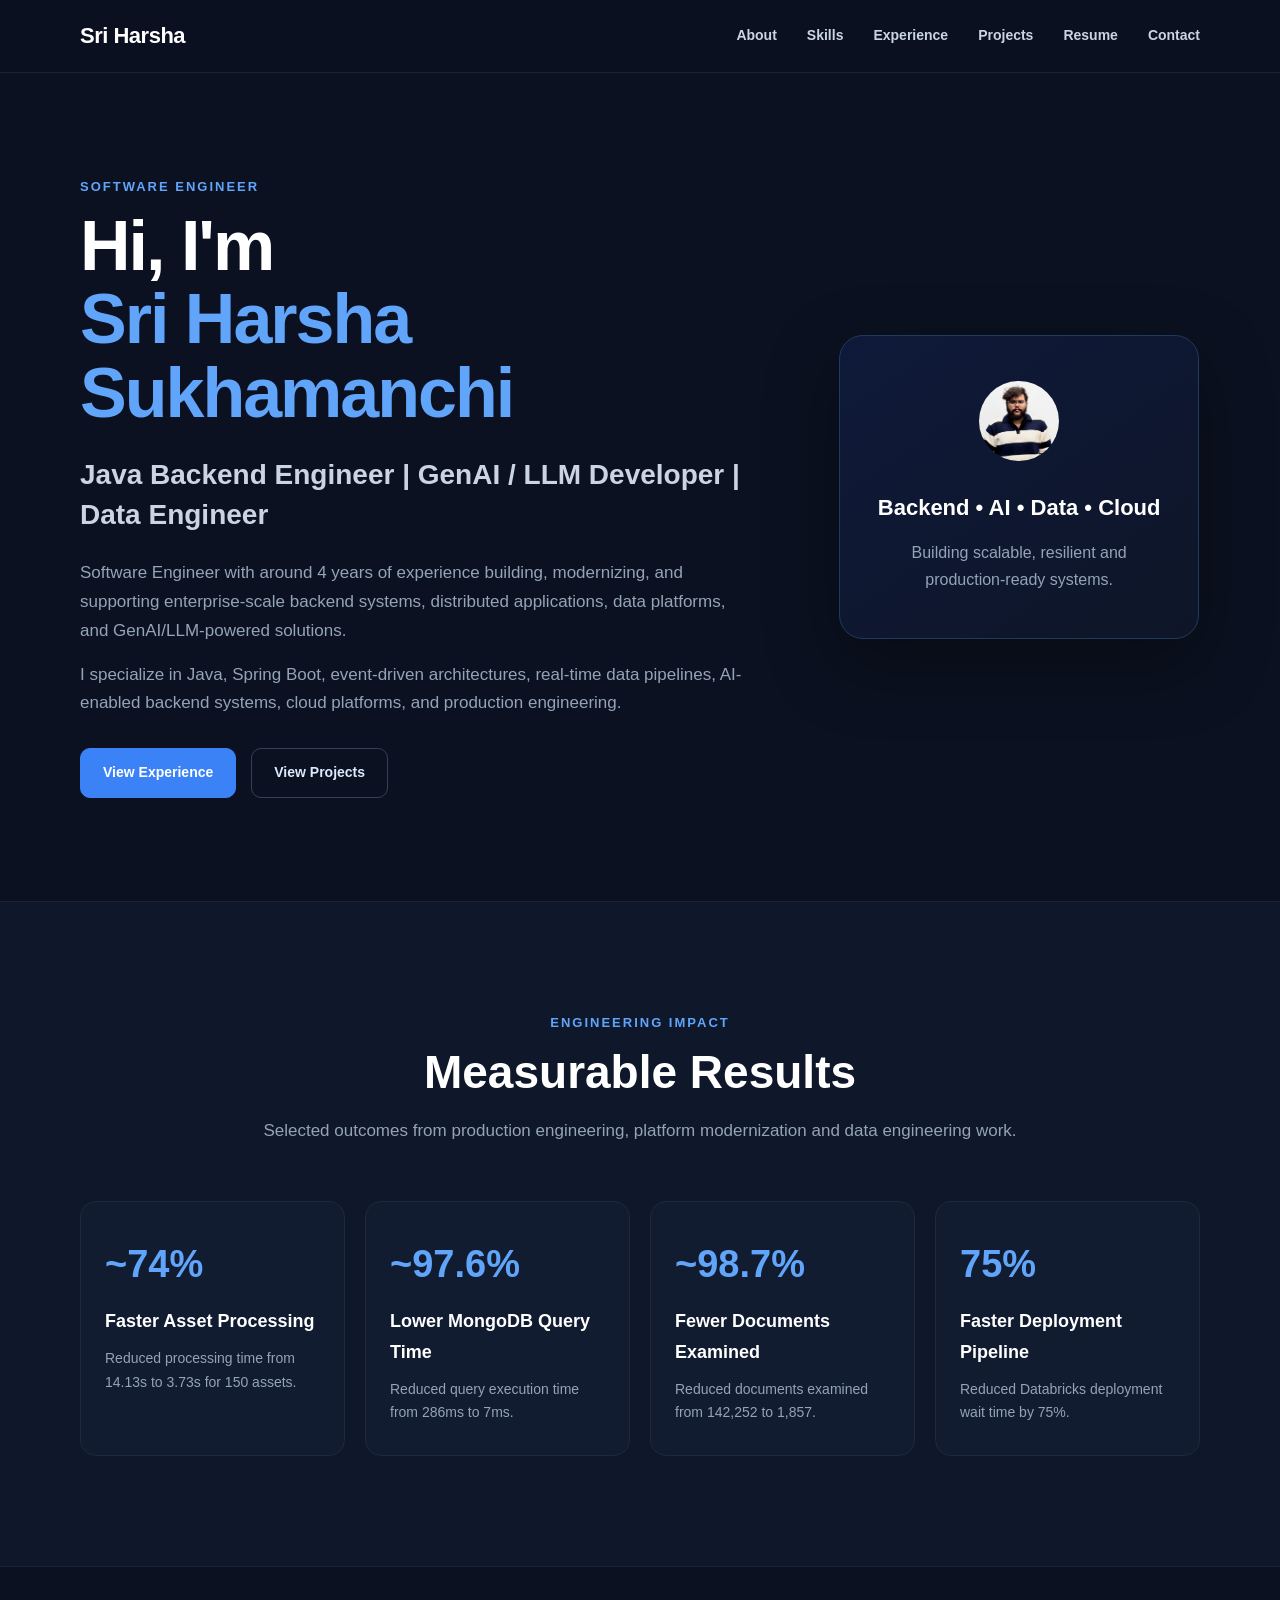
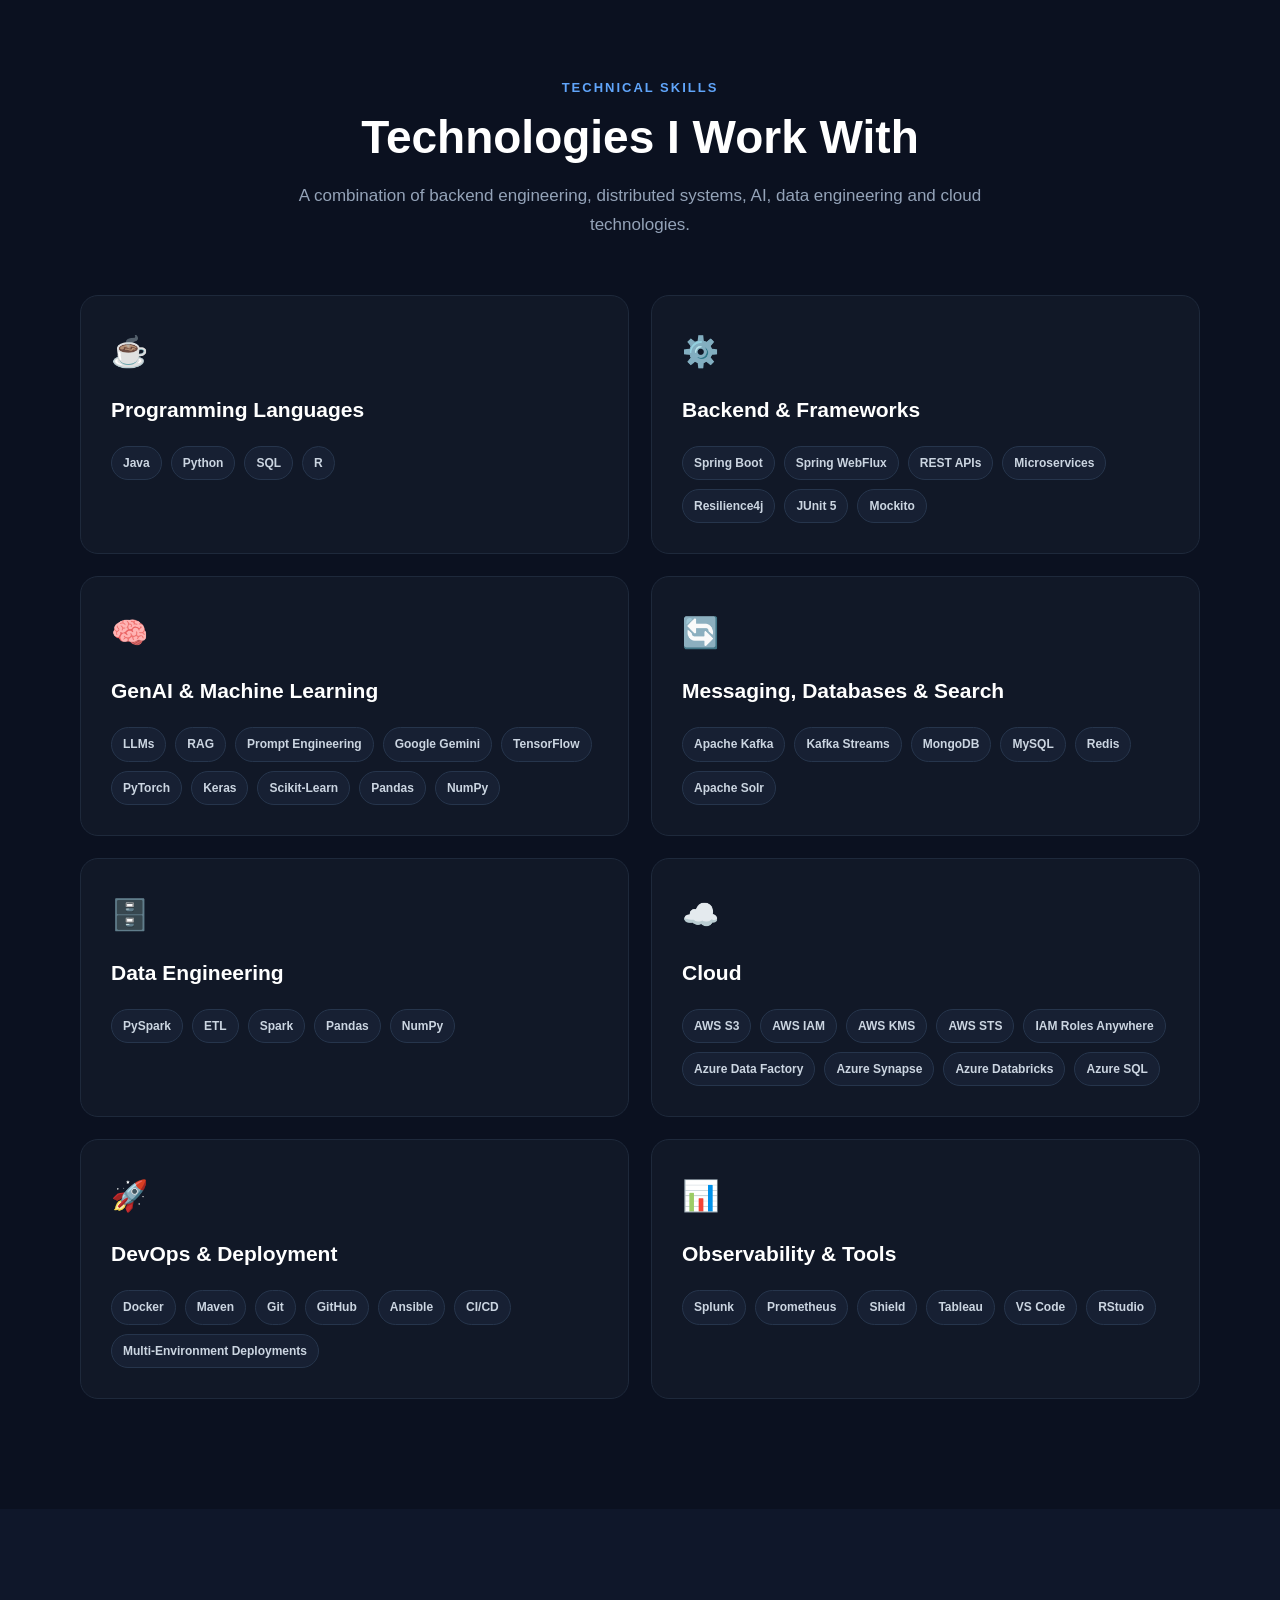
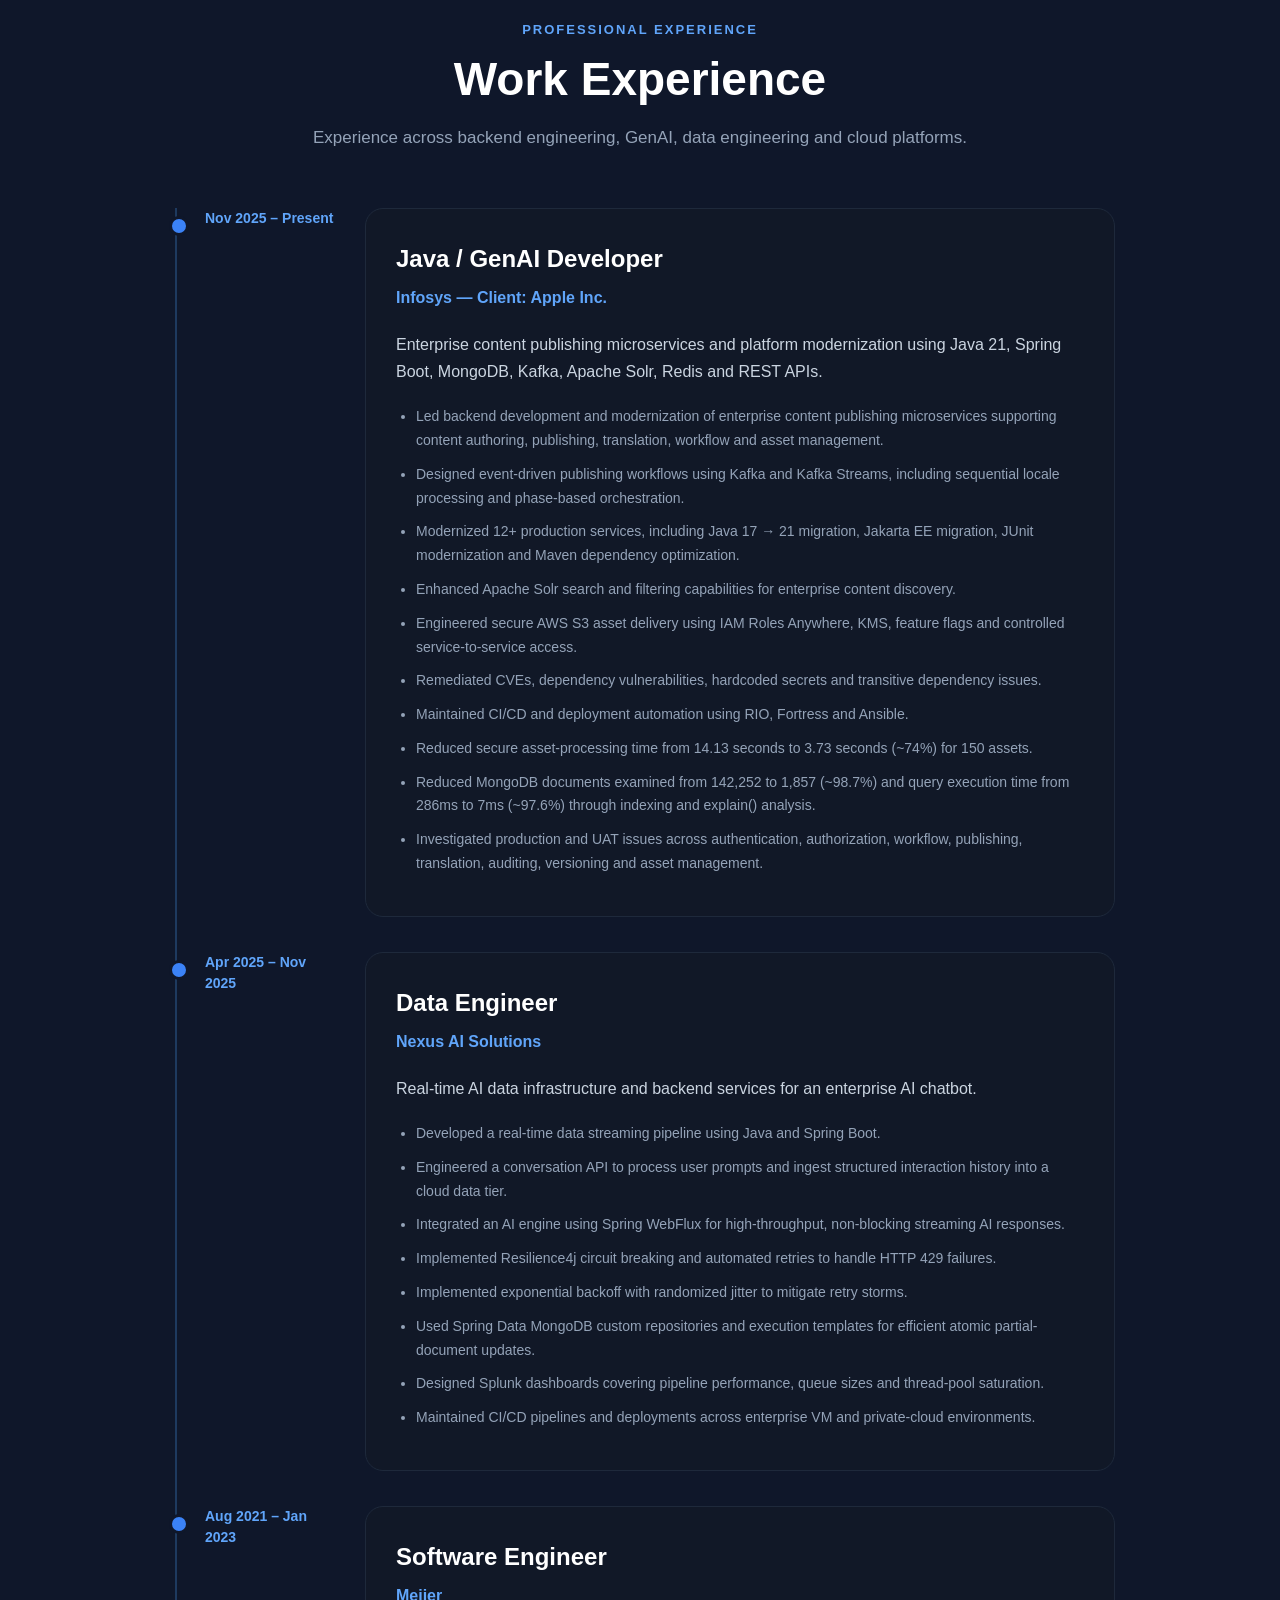
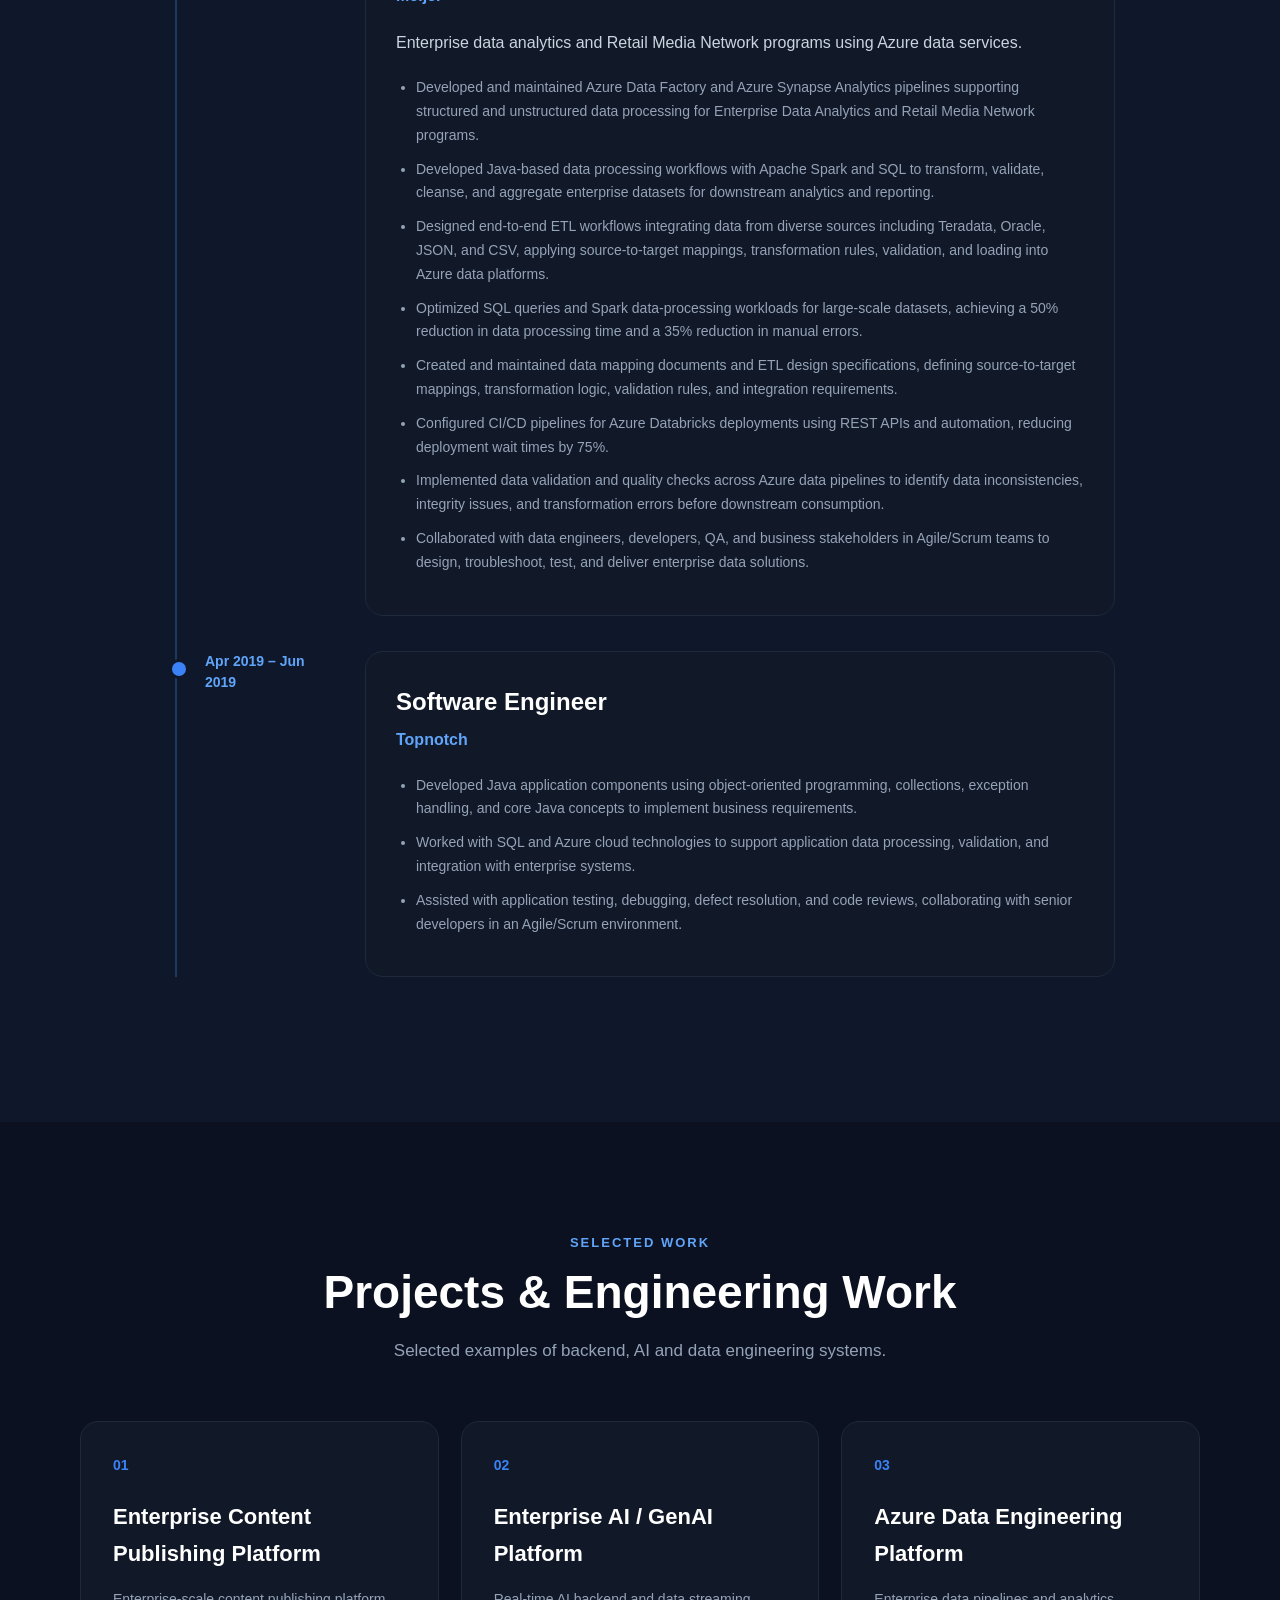
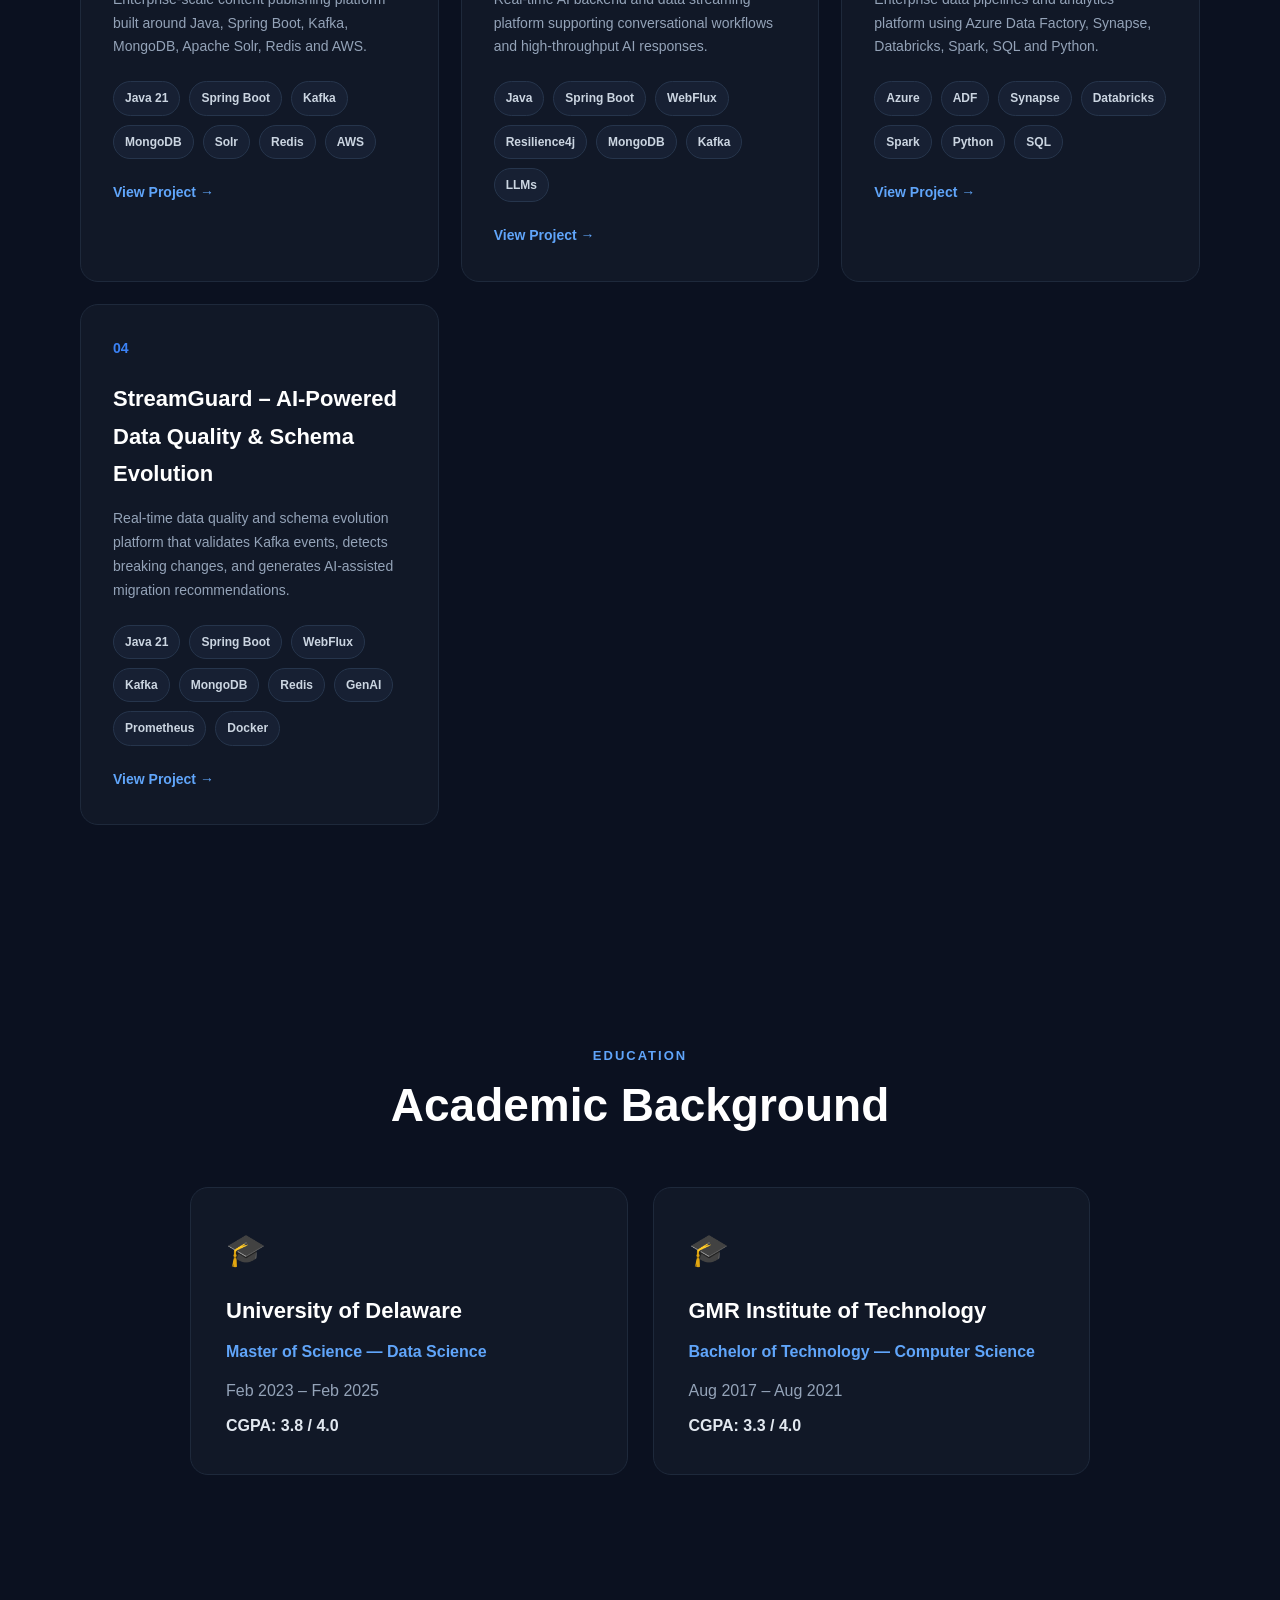
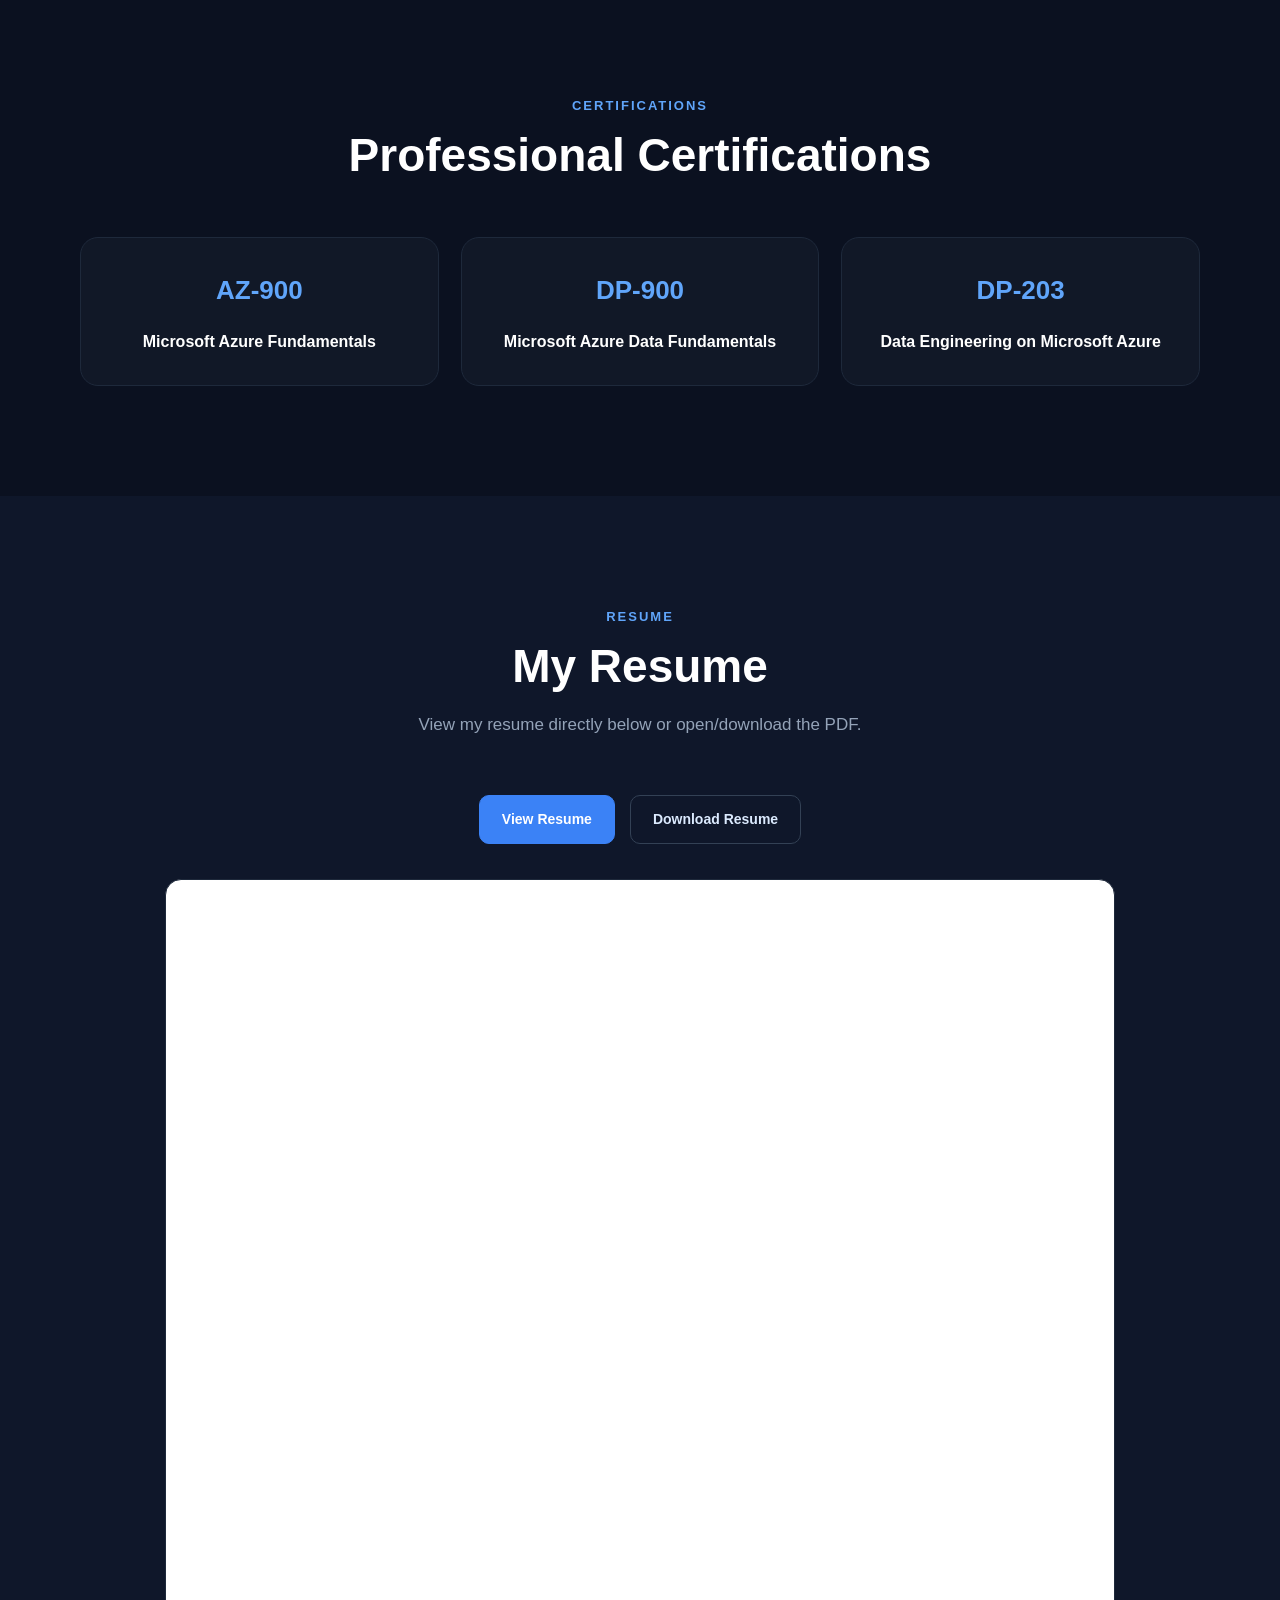
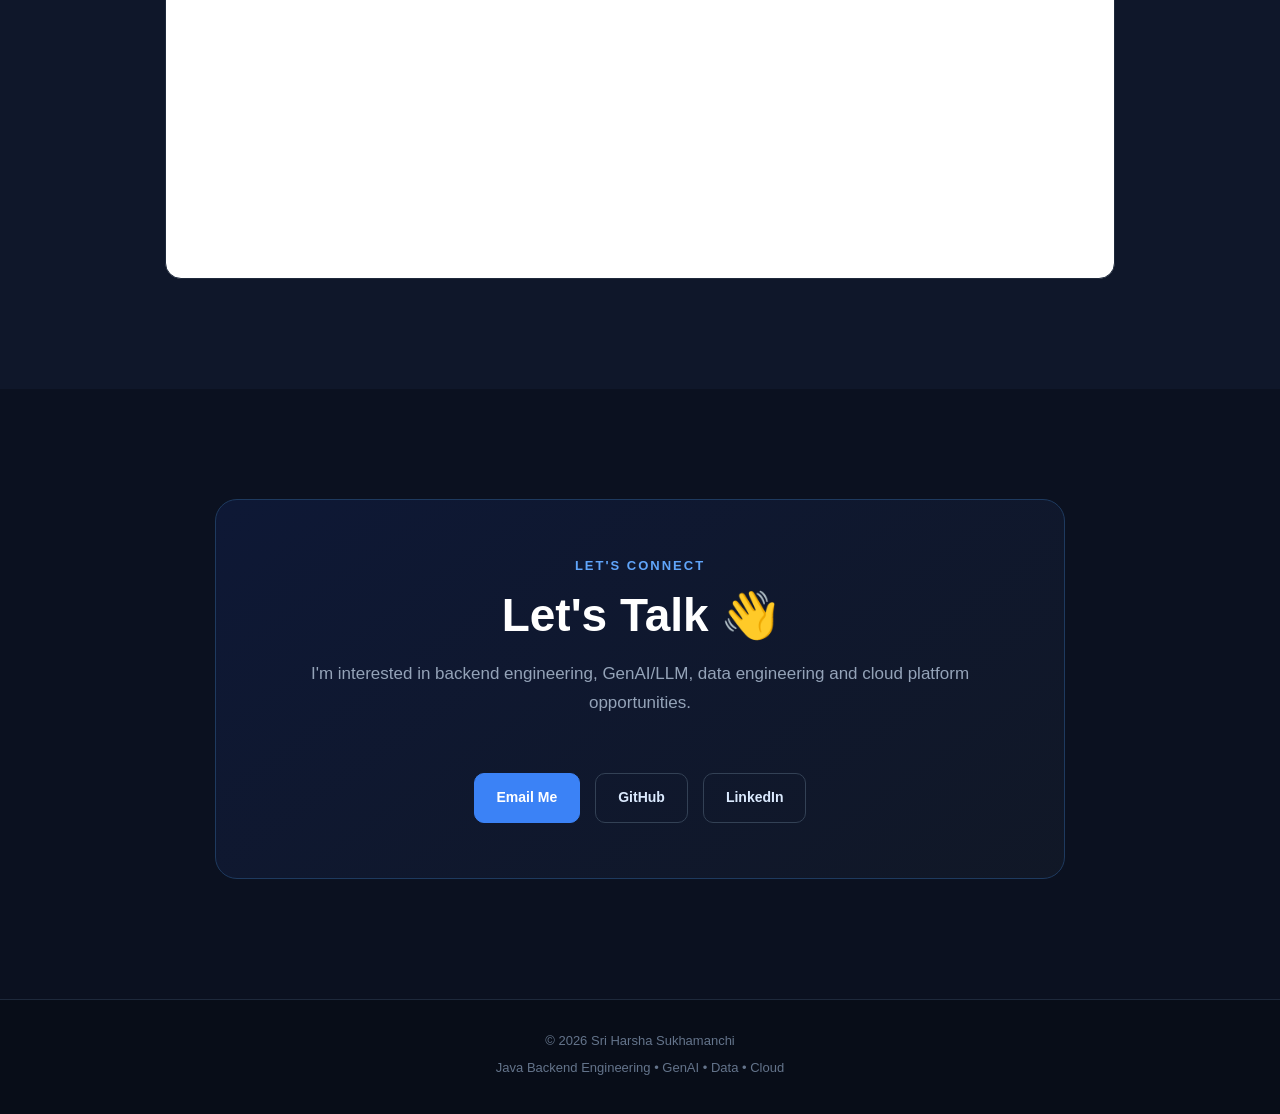
<file: index.html>
<!DOCTYPE html>
<html lang="en">
<head>
    <meta charset="UTF-8">

    <meta name="viewport"
          content="width=device-width, initial-scale=1.0">

    <meta name="description"
          content="Sri Harsha Sukhamanchi - Java Backend Engineer, GenAI / LLM Developer and Data Engineer">

    <title>Sri Harsha Sukhamanchi | Software Engineer</title>

    <link rel="stylesheet" href="css/style.css">
</head>

<body>

<!-- =========================
     HEADER / NAVIGATION
========================= -->

<header class="header">

    <div class="container nav-container">

        <a href="#home" class="logo">
            Sri Harsha
        </a>

        <nav class="navbar" id="navbar">

            <a href="#home">About</a>

            <a href="#skills">Skills</a>

            <a href="#experience">Experience</a>

            <a href="#projects">Projects</a>

            <a href="#resume">Resume</a>

            <a href="#contact">Contact</a>

        </nav>

        <button class="menu-toggle"
                id="menuToggle"
                aria-label="Toggle navigation">

            ☰

        </button>

    </div>

</header>


<main>

<!-- =========================
     HERO / ABOUT
========================= -->

<section id="home" class="hero section">

    <div class="container hero-content">

        <div class="hero-text">

            <p class="eyebrow">
                SOFTWARE ENGINEER
            </p>

            <h1>
                Hi, I'm
                <span>Sri Harsha Sukhamanchi</span>
            </h1>

            <h2>
                Java Backend Engineer |
                GenAI / LLM Developer |
                Data Engineer
            </h2>

            <p class="hero-description">

                Software Engineer with around 4 years of experience
                building, modernizing, and supporting enterprise-scale
                backend systems, distributed applications, data platforms,
                and GenAI/LLM-powered solutions.

            </p>

            <p class="hero-description">

                I specialize in Java, Spring Boot, event-driven
                architectures, real-time data pipelines, AI-enabled
                backend systems, cloud platforms, and production
                engineering.

            </p>

            <div class="hero-buttons">

                <a href="#experience" class="btn primary-btn">
                    View Experience
                </a>

                <a href="#projects" class="btn secondary-btn">
                    View Projects
                </a>

            </div>

        </div>


        <div class="hero-card">

            <div class="hero-card-inner">

                <img src="SriHarsha.jpeg" alt="Card Icon" class="sriharsha-image"> 

                <h3>
                    Backend • AI • Data • Cloud
                </h3>

                <p>
                    Building scalable, resilient and
                    production-ready systems.
                </p>

            </div>

        </div>

    </div>

</section>


<!-- =========================
     ENGINEERING IMPACT
========================= -->

<section class="impact section">

    <div class="container">

        <div class="section-heading">

            <p class="eyebrow">
                ENGINEERING IMPACT
            </p>

            <h2>
                Measurable Results
            </h2>

            <p>
                Selected outcomes from production engineering,
                platform modernization and data engineering work.
            </p>

        </div>


        <div class="impact-grid">

            <div class="impact-card">

                <span class="impact-number">
                    ~74%
                </span>

                <h3>
                    Faster Asset Processing
                </h3>

                <p>
                    Reduced processing time from
                    14.13s to 3.73s for 150 assets.
                </p>

            </div>


            <div class="impact-card">

                <span class="impact-number">
                    ~97.6%
                </span>

                <h3>
                    Lower MongoDB Query Time
                </h3>

                <p>
                    Reduced query execution time
                    from 286ms to 7ms.
                </p>

            </div>


            <div class="impact-card">

                <span class="impact-number">
                    ~98.7%
                </span>

                <h3>
                    Fewer Documents Examined
                </h3>

                <p>
                    Reduced documents examined from
                    142,252 to 1,857.
                </p>

            </div>


            <div class="impact-card">

                <span class="impact-number">
                    75%
                </span>

                <h3>
                    Faster Deployment Pipeline
                </h3>

                <p>
                    Reduced Databricks deployment
                    wait time by 75%.
                </p>

            </div>

        </div>

    </div>

</section>


<!-- =========================
     SKILLS
========================= -->

<section id="skills" class="section">

    <div class="container">

        <div class="section-heading">

            <p class="eyebrow">
                TECHNICAL SKILLS
            </p>

            <h2>
                Technologies I Work With
            </h2>

            <p>
                A combination of backend engineering,
                distributed systems, AI, data engineering
                and cloud technologies.
            </p>

        </div>


        <div class="skills-grid">


            <div class="skill-card">

                <div class="skill-icon">
                    ☕
                </div>

                <h3>
                    Programming Languages
                </h3>

                <div class="tags">

                    <span>Java</span>
                    <span>Python</span>
                    <span>SQL</span>
                    <span>R</span>

                </div>

            </div>


            <div class="skill-card">

                <div class="skill-icon">
                    ⚙️
                </div>

                <h3>
                    Backend & Frameworks
                </h3>

                <div class="tags">

                    <span>Spring Boot</span>
                    <span>Spring WebFlux</span>
                    <span>REST APIs</span>
                    <span>Microservices</span>
                    <span>Resilience4j</span>
                    <span>JUnit 5</span>
                    <span>Mockito</span>

                </div>

            </div>


            <div class="skill-card">

                <div class="skill-icon">
                    🧠
                </div>

                <h3>
                    GenAI & Machine Learning
                </h3>

                <div class="tags">

                    <span>LLMs</span>
                    <span>RAG</span>
                    <span>Prompt Engineering</span>
                    <span>Google Gemini</span>
                    <span>TensorFlow</span>
                    <span>PyTorch</span>
                    <span>Keras</span>
                    <span>Scikit-Learn</span>
                    <span>Pandas</span>
                    <span>NumPy</span>

                </div>

            </div>


            <div class="skill-card">

                <div class="skill-icon">
                    🔄
                </div>

                <h3>
                    Messaging, Databases & Search
                </h3>

                <div class="tags">

                    <span>Apache Kafka</span>
                    <span>Kafka Streams</span>
                    <span>MongoDB</span>
                    <span>MySQL</span>
                    <span>Redis</span>
                    <span>Apache Solr</span>

                </div>

            </div>


            <div class="skill-card">

                <div class="skill-icon">
                    🗄️
                </div>

                <h3>
                    Data Engineering
                </h3>

                <div class="tags">

                    <span>PySpark</span>
                    <span>ETL</span>
                    <span>Spark</span>
                    <span>Pandas</span>
                    <span>NumPy</span>

                </div>

            </div>


            <div class="skill-card">

                <div class="skill-icon">
                    ☁️
                </div>

                <h3>
                    Cloud
                </h3>

                <div class="tags">

                    <span>AWS S3</span>
                    <span>AWS IAM</span>
                    <span>AWS KMS</span>
                    <span>AWS STS</span>
                    <span>IAM Roles Anywhere</span>
                    <span>Azure Data Factory</span>
                    <span>Azure Synapse</span>
                    <span>Azure Databricks</span>
                    <span>Azure SQL</span>

                </div>

            </div>


            <div class="skill-card">

                <div class="skill-icon">
                    🚀
                </div>

                <h3>
                    DevOps & Deployment
                </h3>

                <div class="tags">

                    <span>Docker</span>
                    <span>Maven</span>
                    <span>Git</span>
                    <span>GitHub</span>
                    <span>Ansible</span>
                    <span>CI/CD</span>
                    <span>Multi-Environment Deployments</span>

                </div>

            </div>


            <div class="skill-card">

                <div class="skill-icon">
                    📊
                </div>

                <h3>
                    Observability & Tools
                </h3>

                <div class="tags">

                    <span>Splunk</span>
                    <span>Prometheus</span>
                    <span>Shield</span>
                    <span>Tableau</span>
                    <span>VS Code</span>
                    <span>RStudio</span>

                </div>

            </div>

        </div>

    </div>

</section>


<!-- =========================
     EXPERIENCE
========================= -->

<section id="experience" class="section experience-section">

    <div class="container">

        <div class="section-heading">

            <p class="eyebrow">
                PROFESSIONAL EXPERIENCE
            </p>

            <h2>
                Work Experience
            </h2>

            <p>
                Experience across backend engineering,
                GenAI, data engineering and cloud platforms.
            </p>

        </div>


        <div class="timeline">


            <!-- INFOSYS -->

            <article class="experience-card">

                <div class="experience-date">
                    Nov 2025 – Present
                </div>

                <div class="experience-content">

                    <h3>
                        Java / GenAI Developer
                    </h3>

                    <h4>
                        Infosys — Client: Apple Inc.
                    </h4>

                    <p class="experience-summary">

                        Enterprise content publishing microservices
                        and platform modernization using Java 21,
                        Spring Boot, MongoDB, Kafka, Apache Solr,
                        Redis and REST APIs.

                    </p>

                    <ul>

                        <li>
                            Led backend development and modernization
                            of enterprise content publishing
                            microservices supporting content authoring,
                            publishing, translation, workflow and
                            asset management.
                        </li>

                        <li>
                            Designed event-driven publishing workflows
                            using Kafka and Kafka Streams, including
                            sequential locale processing and
                            phase-based orchestration.
                        </li>

                        <li>
                            Modernized 12+ production services,
                            including Java 17 → 21 migration,
                            Jakarta EE migration, JUnit modernization
                            and Maven dependency optimization.
                        </li>

                        <li>
                            Enhanced Apache Solr search and filtering
                            capabilities for enterprise content discovery.
                        </li>

                        <li>
                            Engineered secure AWS S3 asset delivery
                            using IAM Roles Anywhere, KMS,
                            feature flags and controlled
                            service-to-service access.
                        </li>

                        <li>
                            Remediated CVEs, dependency vulnerabilities,
                            hardcoded secrets and transitive dependency
                            issues.
                        </li>

                        <li>
                            Maintained CI/CD and deployment automation
                            using RIO, Fortress and Ansible.
                        </li>

                        <li>
                            Reduced secure asset-processing time from
                            14.13 seconds to 3.73 seconds (~74%) for
                            150 assets.
                        </li>

                        <li>
                            Reduced MongoDB documents examined from
                            142,252 to 1,857 (~98.7%) and query execution
                            time from 286ms to 7ms (~97.6%) through
                            indexing and explain() analysis.
                        </li>

                        <li>
                            Investigated production and UAT issues across
                            authentication, authorization, workflow,
                            publishing, translation, auditing,
                            versioning and asset management.
                        </li>

                    </ul>

                </div>

            </article>


            <!-- NEXUS -->

            <article class="experience-card">

                <div class="experience-date">
                    Apr 2025 – Nov 2025
                </div>

                <div class="experience-content">

                    <h3>
                        Data Engineer
                    </h3>

                    <h4>
                        Nexus AI Solutions
                    </h4>

                    <p class="experience-summary">

                        Real-time AI data infrastructure and backend
                        services for an enterprise AI chatbot.

                    </p>

                    <ul>

                        <li>
                            Developed a real-time data streaming
                            pipeline using Java and Spring Boot.
                        </li>

                        <li>
                            Engineered a conversation API to process
                            user prompts and ingest structured
                            interaction history into a cloud data tier.
                        </li>

                        <li>
                            Integrated an AI engine using Spring WebFlux
                            for high-throughput, non-blocking
                            streaming AI responses.
                        </li>

                        <li>
                            Implemented Resilience4j circuit breaking
                            and automated retries to handle HTTP 429
                            failures.
                        </li>

                        <li>
                            Implemented exponential backoff with
                            randomized jitter to mitigate retry storms.
                        </li>

                        <li>
                            Used Spring Data MongoDB custom repositories
                            and execution templates for efficient
                            atomic partial-document updates.
                        </li>

                        <li>
                            Designed Splunk dashboards covering pipeline
                            performance, queue sizes and thread-pool
                            saturation.
                        </li>

                        <li>
                            Maintained CI/CD pipelines and deployments
                            across enterprise VM and private-cloud
                            environments.
                        </li>

                    </ul>

                </div>

            </article>


            <!-- TCS -->

            <article class="experience-card">

                <div class="experience-date">
                    Aug 2021 – Jan 2023
                </div>

                <div class="experience-content">

                    <h3>
                        Software Engineer
                    </h3>

                    <h4>
                        Meijer
                    </h4>

                    <p class="experience-summary">

                        Enterprise data analytics and Retail Media
                        Network programs using Azure data services.

                    </p>

                    <ul>

                        <li>
                            Developed and maintained Azure Data Factory 
                            and Azure Synapse Analytics pipelines supporting 
                            structured and unstructured data processing 
                            for Enterprise Data Analytics and Retail Media 
                            Network programs.
                        </li>

                        <li>
                            Developed Java-based data processing workflows 
                            with Apache Spark and SQL to transform, validate, 
                            cleanse, and aggregate enterprise datasets for 
                            downstream analytics and reporting.
                        </li>

                        <li>
                            Designed end-to-end ETL workflows integrating 
                            data from diverse sources including Teradata, 
                            Oracle, JSON, and CSV, applying source-to-target 
                            mappings, transformation rules, validation, and 
                            loading into Azure data platforms.
                        </li>

                        <li>
                            Optimized SQL queries and Spark data-processing 
                            workloads for large-scale datasets, achieving a 
                            50% reduction in data processing time and a 35% 
                            reduction in manual errors.
                        </li>

                        <li>
                            Created and maintained data mapping documents and 
                            ETL design specifications, defining source-to-target 
                            mappings, transformation logic, validation rules, 
                            and integration requirements.
                        </li>

                        <li>
                            Configured CI/CD pipelines for Azure Databricks 
                            deployments using REST APIs and automation, 
                            reducing deployment wait times by 75%.
                        </li>

                        <li>
                            Implemented data validation and quality checks 
                            across Azure data pipelines to identify data 
                            inconsistencies, integrity issues, and 
                            transformation errors before downstream consumption.
                        </li>
                        
                        <li>
                            Collaborated with data engineers, developers, QA, 
                            and business stakeholders in Agile/Scrum teams 
                            to design, troubleshoot, test, and deliver 
                            enterprise data solutions.
                        </li>

                    </ul>

                </div>

            </article>


            <!-- TOPNOTCH -->

            <article class="experience-card">

                <div class="experience-date">
                    Apr 2019 – Jun 2019
                </div>

                <div class="experience-content">

                    <h3>
                        Software Engineer
                    </h3>

                    <h4>
                        Topnotch
                    </h4>

                    <ul>

                        <li>
                            Developed Java application components using object-oriented 
                            programming, collections, exception handling, and core Java 
                            concepts to implement business requirements.
                        </li>

                        <li>
                            Worked with SQL and Azure cloud technologies to support 
                            application data processing, validation, and integration 
                            with enterprise systems.
                        </li>

                        <li>
                            Assisted with application testing, debugging, defect 
                            resolution, and code reviews, collaborating with senior 
                            developers in an Agile/Scrum environment.
                        </li>

                    </ul>

                </div>

            </article>

        </div>

    </div>

</section>


<!-- =========================
     PROJECTS
========================= -->

<section id="projects" class="section">

    <div class="container">

        <div class="section-heading">

            <p class="eyebrow">
                SELECTED WORK
            </p>

            <h2>
                Projects & Engineering Work
            </h2>

            <p>
                Selected examples of backend, AI and data engineering
                systems.
            </p>

        </div>


        <div class="projects-grid">


            <article class="project-card">

                <div class="project-number">
                    01
                </div>

                <h3>
                    Enterprise Content Publishing Platform
                </h3>

                <p>
                    Enterprise-scale content publishing platform
                    built around Java, Spring Boot, Kafka, MongoDB,
                    Apache Solr, Redis and AWS.
                </p>

                <div class="tags">

                    <span>Java 21</span>
                    <span>Spring Boot</span>
                    <span>Kafka</span>
                    <span>MongoDB</span>
                    <span>Solr</span>
                    <span>Redis</span>
                    <span>AWS</span>

                </div>

                <a href="project-content-platform.html"
                   class="project-link">

                    View Project →

                </a>

            </article>


            <article class="project-card">

                <div class="project-number">
                    02
                </div>

                <h3>
                    Enterprise AI / GenAI Platform
                </h3>

                <p>
                    Real-time AI backend and data streaming platform
                    supporting conversational workflows and
                    high-throughput AI responses.
                </p>

                <div class="tags">

                    <span>Java</span>
                    <span>Spring Boot</span>
                    <span>WebFlux</span>
                    <span>Resilience4j</span>
                    <span>MongoDB</span>
                    <span>Kafka</span>
                    <span>LLMs</span>

                </div>

                <a href="project-ai-platform.html"
                   class="project-link">

                    View Project →

                </a>

            </article>


            <article class="project-card">

                <div class="project-number">
                    03
                </div>

                <h3>
                    Azure Data Engineering Platform
                </h3>

                <p>
                    Enterprise data pipelines and analytics platform
                    using Azure Data Factory, Synapse, Databricks,
                    Spark, SQL and Python.
                </p>

                <div class="tags">

                    <span>Azure</span>
                    <span>ADF</span>
                    <span>Synapse</span>
                    <span>Databricks</span>
                    <span>Spark</span>
                    <span>Python</span>
                    <span>SQL</span>

                </div>

                <a href="project-data-platform.html"
                   class="project-link">

                    View Project →

                </a>

            </article>
            <article class="project-card">

                <div class="project-number">
                    04
                </div>

                <h3>
                    StreamGuard – AI-Powered Data Quality & Schema Evolution
                </h3>

                <p>
                    Real-time data quality and schema evolution platform
                    that validates Kafka events, detects breaking changes,
                    and generates AI-assisted migration recommendations.
                </p>

                <div class="tags">

                    <span>Java 21</span>
                    <span>Spring Boot</span>
                    <span>WebFlux</span>
                    <span>Kafka</span>
                    <span>MongoDB</span>
                    <span>Redis</span>
                    <span>GenAI</span>
                    <span>Prometheus</span>
                    <span>Docker</span>

                </div>

                <a href="project-streamguard.html"
                   class="project-link">

                    View Project →

                </a>

            </article>

        </div>

    </div>

</section>


<!-- =========================
     EDUCATION
========================= -->

<section id="education" class="section">

    <div class="container">

        <div class="section-heading">

            <p class="eyebrow">
                EDUCATION
            </p>

            <h2>
                Academic Background
            </h2>

        </div>


        <div class="education-grid">


            <div class="education-card">

                <span class="education-icon">
                    🎓
                </span>

                <h3>
                    University of Delaware
                </h3>

                <h4>
                    Master of Science — Data Science
                </h4>

                <p>
                    Feb 2023 – Feb 2025
                </p>

                <strong>
                    CGPA: 3.8 / 4.0
                </strong>

            </div>


            <div class="education-card">

                <span class="education-icon">
                    🎓
                </span>

                <h3>
                    GMR Institute of Technology
                </h3>

                <h4>
                    Bachelor of Technology — Computer Science
                </h4>

                <p>
                    Aug 2017 – Aug 2021
                </p>

                <strong>
                    CGPA: 3.3 / 4.0
                </strong>

            </div>

        </div>

    </div>

</section>


<!-- =========================
     CERTIFICATIONS
========================= -->

<section id="certifications" class="section">

    <div class="container">

        <div class="section-heading">

            <p class="eyebrow">
                CERTIFICATIONS
            </p>

            <h2>
                Professional Certifications
            </h2>

        </div>


        <div class="certification-grid">

            <div class="certification-card">
                <span>AZ-900</span>
                <h3>
                    Microsoft Azure Fundamentals
                </h3>
            </div>

            <div class="certification-card">
                <span>DP-900</span>
                <h3>
                    Microsoft Azure Data Fundamentals
                </h3>
            </div>

            <div class="certification-card">
                <span>DP-203</span>
                <h3>
                    Data Engineering on Microsoft Azure
                </h3>
            </div>

        </div>

    </div>

</section>


<!-- =========================
     RESUME
========================= -->

<section id="resume" class="section resume-section">

    <div class="container">

        <div class="section-heading">

            <p class="eyebrow">
                RESUME
            </p>

            <h2>
                My Resume
            </h2>

            <p>
                View my resume directly below or open/download
                the PDF.
            </p>

        </div>


        <div class="resume-actions">

            <a href="assets/resume.pdf"
               target="_blank"
               class="btn primary-btn">

                View Resume

            </a>


            <a href="assets/resume.pdf"
               download
               class="btn secondary-btn">

                Download Resume

            </a>

        </div>


        <div class="resume-viewer">

            <iframe
                src="assets/resume.pdf"
                title="Sri Harsha Resume"
                loading="lazy">
            </iframe>

        </div>

    </div>

</section>


<!-- =========================
     CONTACT
========================= -->

<section id="contact" class="section contact-section">

    <div class="container">

        <div class="contact-card">

            <div class="section-heading">

                <p class="eyebrow">
                    LET'S CONNECT
                </p>

                <h2>
                    Let's Talk 👋
                </h2>

                <p>
                    I'm interested in backend engineering,
                    GenAI/LLM, data engineering and cloud
                    platform opportunities.
                </p>

            </div>


            <div class="contact-buttons">

                <a
                    href="mailto:sukhamanchisaivenkatasriharsha@gmail.com"
                    class="btn primary-btn">

                    Email Me

                </a>


                <a
                    href="https://github.com/ssvsh"
                    target="_blank"
                    rel="noopener noreferrer"
                    class="btn secondary-btn">

                    GitHub

                </a>


                <a
                    href="linkedin.com/in/sai-venkata-sri-harsha-sukhamanchi-0484782b1"
                    target="_blank"
                    rel="noopener noreferrer"
                    class="btn secondary-btn">

                    LinkedIn

                </a>

            </div>

        </div>

    </div>

</section>

</main>


<!-- =========================
     FOOTER
========================= -->

<footer class="footer">

    <div class="container">

        <p>
            © 2026 Sri Harsha Sukhamanchi
        </p>

        <p>
            Java Backend Engineering • GenAI • Data • Cloud
        </p>

    </div>

</footer>


<script src="js/script.js"></script>

</body>
</html>
</file>
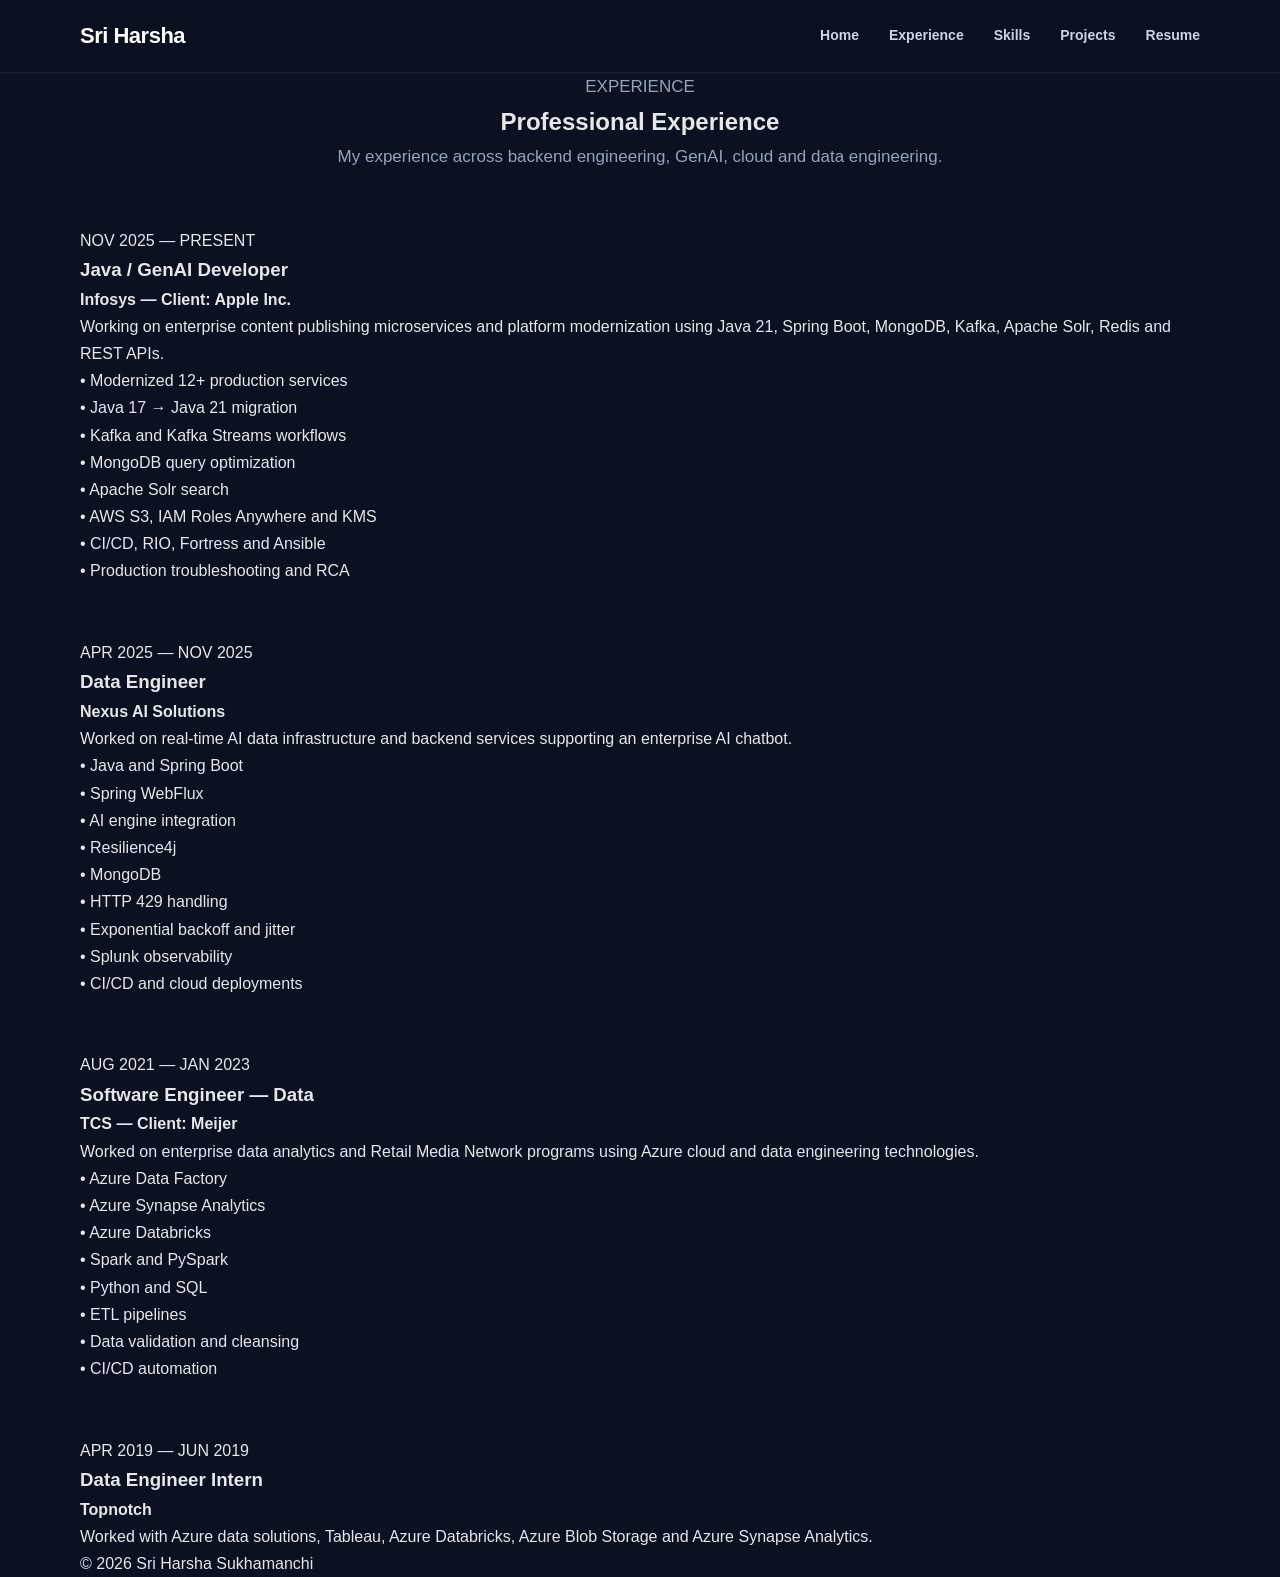
<file: experience.html>
<!DOCTYPE html>
<html lang="en">

<head>

    <meta charset="UTF-8">

    <meta
        name="viewport"
        content="width=device-width, initial-scale=1.0"
    >

    <title>Experience | Sri Harsha</title>

    <link rel="stylesheet" href="css/style.css">

</head>

<body>


<header class="header">

    <div class="container nav-container">

        <a href="index.html" class="logo">
            Sri Harsha
        </a>

        <nav class="navbar">

            <a href="index.html">
                Home
            </a>

            <a href="experience.html">
                Experience
            </a>

            <a href="skills.html">
                Skills
            </a>

            <a href="projects.html">
                Projects
            </a>

            <a href="resume.html">
                Resume
            </a>

        </nav>

    </div>

</header>


<main>

<section class="explore-section">

<div class="container">


<div class="section-heading">

<p class="section-label">
EXPERIENCE
</p>

<h1>
Professional Experience
</h1>

<p>
My experience across backend engineering,
GenAI, cloud and data engineering.
</p>

</div>


<!-- INFOSYS -->

<div class="navigation-card">

<div class="card-number">
NOV 2025 — PRESENT
</div>

<h3>
Java / GenAI Developer
</h3>

<p>
<strong>
Infosys — Client: Apple Inc.
</strong>
</p>

<p>

Working on enterprise content publishing
microservices and platform modernization
using Java 21, Spring Boot, MongoDB,
Kafka, Apache Solr, Redis and REST APIs.

</p>

<p>

• Modernized 12+ production services
<br>
• Java 17 → Java 21 migration
<br>
• Kafka and Kafka Streams workflows
<br>
• MongoDB query optimization
<br>
• Apache Solr search
<br>
• AWS S3, IAM Roles Anywhere and KMS
<br>
• CI/CD, RIO, Fortress and Ansible
<br>
• Production troubleshooting and RCA

</p>

</div>


<br><br>


<!-- NEXUS -->

<div class="navigation-card">

<div class="card-number">
APR 2025 — NOV 2025
</div>

<h3>
Data Engineer
</h3>

<p>
<strong>
Nexus AI Solutions
</strong>
</p>

<p>

Worked on real-time AI data infrastructure
and backend services supporting an enterprise
AI chatbot.

</p>

<p>

• Java and Spring Boot
<br>
• Spring WebFlux
<br>
• AI engine integration
<br>
• Resilience4j
<br>
• MongoDB
<br>
• HTTP 429 handling
<br>
• Exponential backoff and jitter
<br>
• Splunk observability
<br>
• CI/CD and cloud deployments

</p>

</div>


<br><br>


<!-- TCS -->

<div class="navigation-card">

<div class="card-number">
AUG 2021 — JAN 2023
</div>

<h3>
Software Engineer — Data
</h3>

<p>
<strong>
TCS — Client: Meijer
</strong>
</p>

<p>

Worked on enterprise data analytics and
Retail Media Network programs using
Azure cloud and data engineering technologies.

</p>

<p>

• Azure Data Factory
<br>
• Azure Synapse Analytics
<br>
• Azure Databricks
<br>
• Spark and PySpark
<br>
• Python and SQL
<br>
• ETL pipelines
<br>
• Data validation and cleansing
<br>
• CI/CD automation

</p>

</div>


<br><br>


<!-- TOPNOTCH -->

<div class="navigation-card">

<div class="card-number">
APR 2019 — JUN 2019
</div>

<h3>
Data Engineer Intern
</h3>

<p>
<strong>
Topnotch
</strong>
</p>

<p>

Worked with Azure data solutions,
Tableau, Azure Databricks,
Azure Blob Storage and Azure Synapse Analytics.

</p>

</div>


</div>

</section>

</main>


<footer>

<div class="container">

<p>
© 2026 Sri Harsha Sukhamanchi
</p>

</div>

</footer>


</body>

</html>
</file>
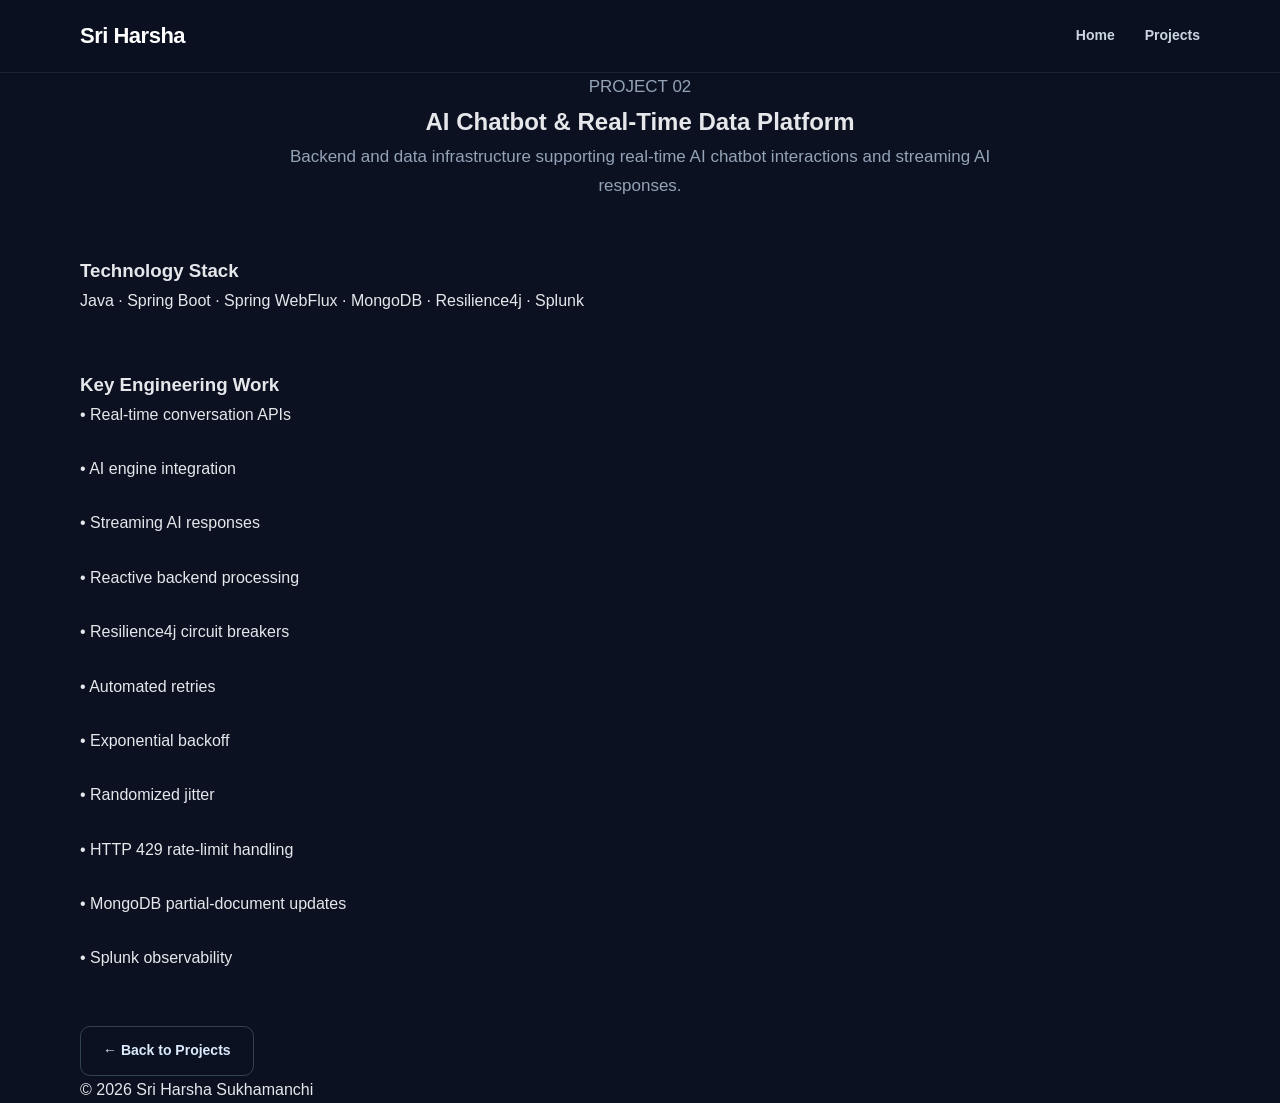
<file: project-ai-platform.html>
<!DOCTYPE html>
<html lang="en">

<head>

<meta charset="UTF-8">

<meta
    name="viewport"
    content="width=device-width, initial-scale=1.0"
>

<title>AI Platform | Sri Harsha</title>

<link rel="stylesheet" href="css/style.css">

</head>


<body>


<header class="header">

<div class="container nav-container">

<a href="index.html" class="logo">
Sri Harsha
</a>

<nav class="navbar">

<a href="index.html">Home</a>

<a href="projects.html">Projects</a>

</nav>

</div>

</header>


<main>

<section class="explore-section">

<div class="container">


<div class="section-heading">

<p class="section-label">
PROJECT 02
</p>

<h1>
AI Chatbot & Real-Time Data Platform
</h1>

<p>

Backend and data infrastructure supporting
real-time AI chatbot interactions and
streaming AI responses.

</p>

</div>


<div class="navigation-card">

<h3>
Technology Stack
</h3>

<p>

Java · Spring Boot · Spring WebFlux ·
MongoDB · Resilience4j · Splunk

</p>

</div>


<br><br>


<div class="navigation-card">

<h3>
Key Engineering Work
</h3>

<p>

• Real-time conversation APIs
<br><br>

• AI engine integration
<br><br>

• Streaming AI responses
<br><br>

• Reactive backend processing
<br><br>

• Resilience4j circuit breakers
<br><br>

• Automated retries
<br><br>

• Exponential backoff
<br><br>

• Randomized jitter
<br><br>

• HTTP 429 rate-limit handling
<br><br>

• MongoDB partial-document updates
<br><br>

• Splunk observability

</p>

</div>


<br><br>


<a
href="projects.html"
class="btn secondary-btn"
>
← Back to Projects
</a>


</div>

</section>

</main>


<footer>

<div class="container">

<p>
© 2026 Sri Harsha Sukhamanchi
</p>

</div>

</footer>


</body>

</html>
</file>
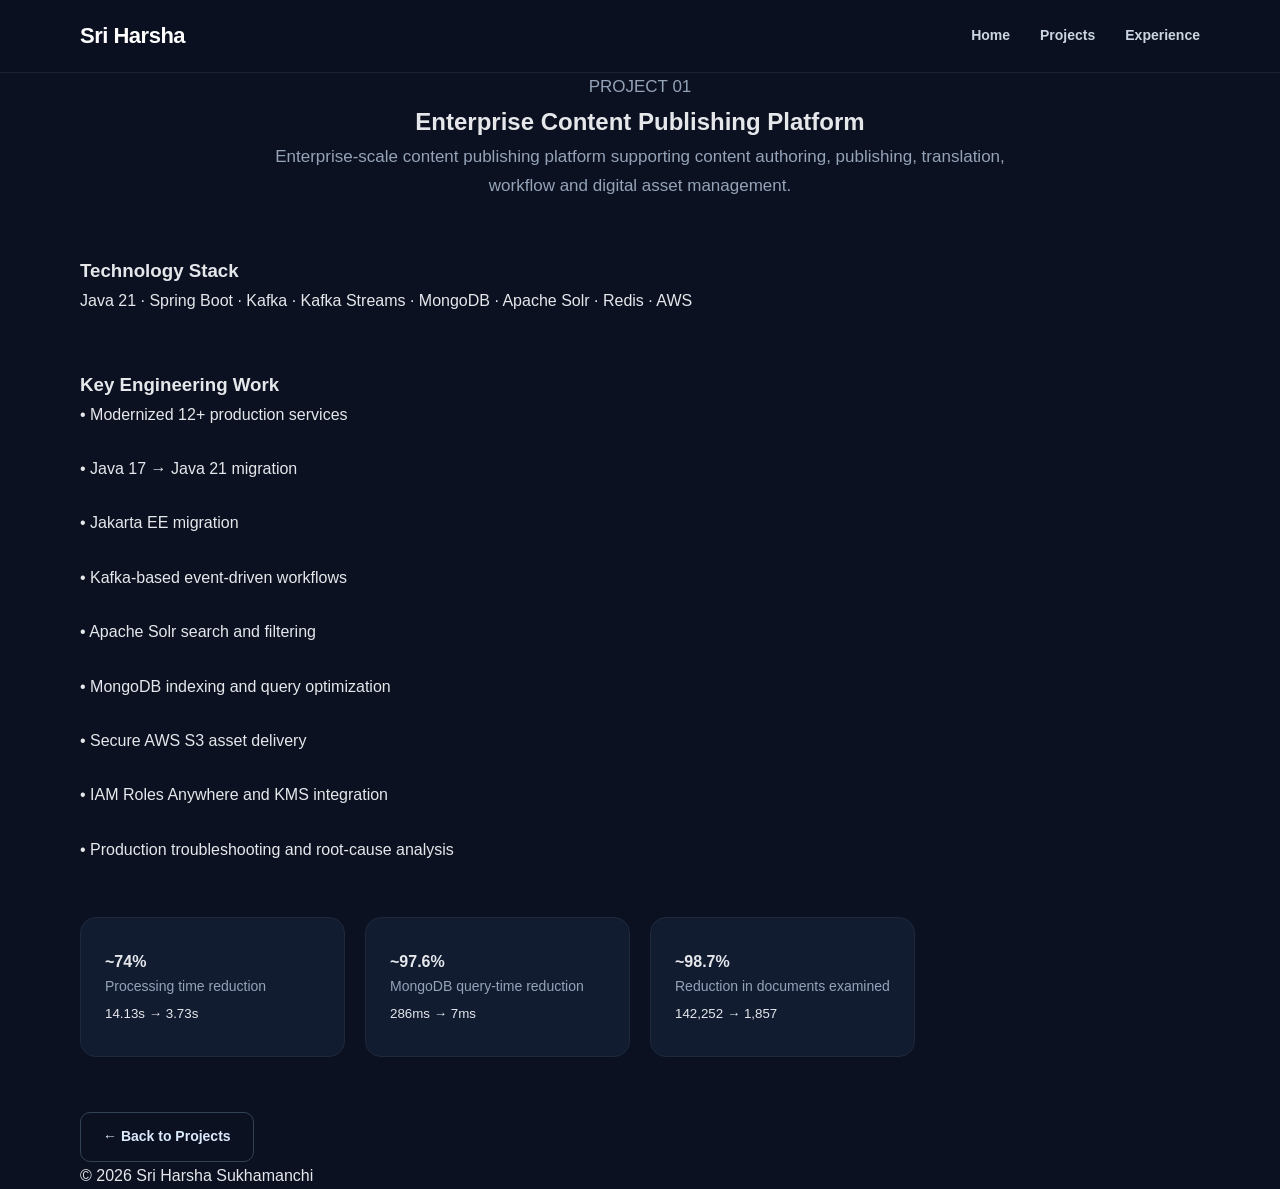
<file: project-content-platform.html>
<!DOCTYPE html>
<html lang="en">

<head>

<meta charset="UTF-8">

<meta
    name="viewport"
    content="width=device-width, initial-scale=1.0"
>

<title>Content Publishing Platform | Sri Harsha</title>

<link rel="stylesheet" href="css/style.css">

</head>


<body>


<header class="header">

<div class="container nav-container">

<a href="index.html" class="logo">
Sri Harsha
</a>

<nav class="navbar">

<a href="index.html">Home</a>

<a href="projects.html">Projects</a>

<a href="experience.html">Experience</a>

</nav>

</div>

</header>


<main>

<section class="explore-section">

<div class="container">


<div class="section-heading">

<p class="section-label">
PROJECT 01
</p>

<h1>
Enterprise Content Publishing Platform
</h1>

<p>

Enterprise-scale content publishing platform
supporting content authoring, publishing,
translation, workflow and digital asset management.

</p>

</div>


<div class="navigation-card">

<h3>
Technology Stack
</h3>

<p>

Java 21 · Spring Boot · Kafka · Kafka Streams ·
MongoDB · Apache Solr · Redis · AWS

</p>

</div>


<br><br>


<div class="navigation-card">

<h3>
Key Engineering Work
</h3>

<p>

• Modernized 12+ production services
<br><br>

• Java 17 → Java 21 migration
<br><br>

• Jakarta EE migration
<br><br>

• Kafka-based event-driven workflows
<br><br>

• Apache Solr search and filtering
<br><br>

• MongoDB indexing and query optimization
<br><br>

• Secure AWS S3 asset delivery
<br><br>

• IAM Roles Anywhere and KMS integration
<br><br>

• Production troubleshooting and root-cause analysis

</p>

</div>


<br><br>


<div class="impact-grid">


<div class="impact-card">

<strong>
~74%
</strong>

<p>
Processing time reduction
</p>

<small>
14.13s → 3.73s
</small>

</div>


<div class="impact-card">

<strong>
~97.6%
</strong>

<p>
MongoDB query-time reduction
</p>

<small>
286ms → 7ms
</small>

</div>


<div class="impact-card">

<strong>
~98.7%
</strong>

<p>
Reduction in documents examined
</p>

<small>
142,252 → 1,857
</small>

</div>


</div>


<br><br>


<a
href="projects.html"
class="btn secondary-btn"
>
← Back to Projects
</a>


</div>

</section>

</main>


<footer>

<div class="container">

<p>
© 2026 Sri Harsha Sukhamanchi
</p>

</div>

</footer>


</body>

</html>
</file>
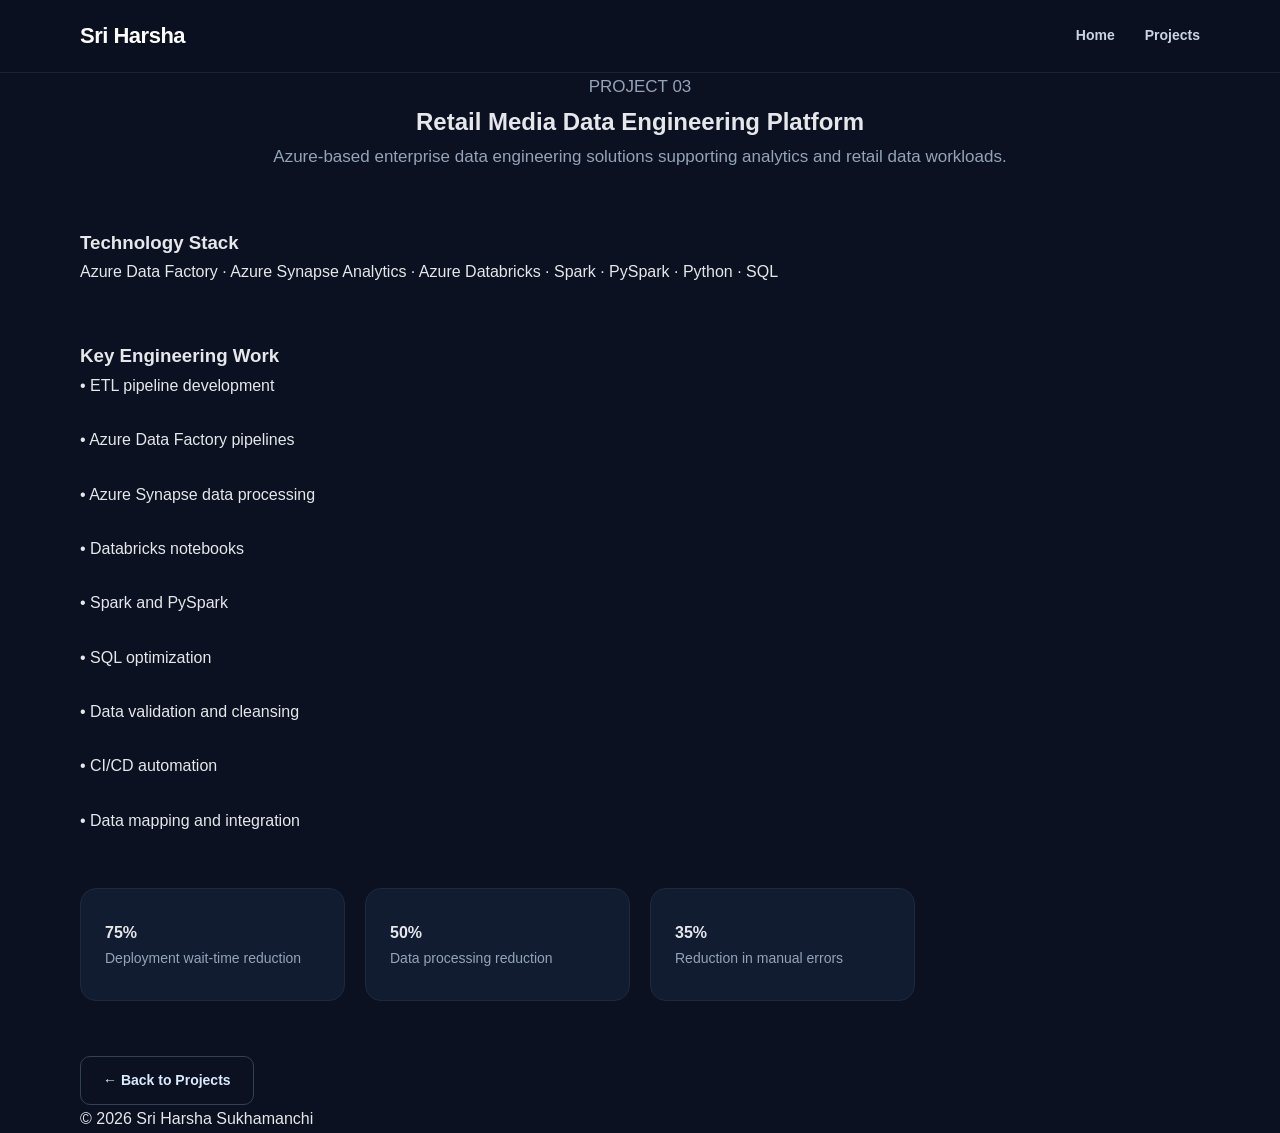
<file: project-data-platform.html>
<!DOCTYPE html>
<html lang="en">

<head>

<meta charset="UTF-8">

<meta
    name="viewport"
    content="width=device-width, initial-scale=1.0"
>

<title>Data Engineering | Sri Harsha</title>

<link rel="stylesheet" href="css/style.css">

</head>


<body>


<header class="header">

<div class="container nav-container">

<a href="index.html" class="logo">
Sri Harsha
</a>

<nav class="navbar">

<a href="index.html">Home</a>

<a href="projects.html">Projects</a>

</nav>

</div>

</header>


<main>

<section class="explore-section">

<div class="container">


<div class="section-heading">

<p class="section-label">
PROJECT 03
</p>

<h1>
Retail Media Data Engineering Platform
</h1>

<p>

Azure-based enterprise data engineering
solutions supporting analytics and
retail data workloads.

</p>

</div>


<div class="navigation-card">

<h3>
Technology Stack
</h3>

<p>

Azure Data Factory · Azure Synapse Analytics ·
Azure Databricks · Spark · PySpark · Python · SQL

</p>

</div>


<br><br>


<div class="navigation-card">

<h3>
Key Engineering Work
</h3>

<p>

• ETL pipeline development
<br><br>

• Azure Data Factory pipelines
<br><br>

• Azure Synapse data processing
<br><br>

• Databricks notebooks
<br><br>

• Spark and PySpark
<br><br>

• SQL optimization
<br><br>

• Data validation and cleansing
<br><br>

• CI/CD automation
<br><br>

• Data mapping and integration

</p>

</div>


<br><br>


<div class="impact-grid">


<div class="impact-card">

<strong>
75%
</strong>

<p>
Deployment wait-time reduction
</p>

</div>


<div class="impact-card">

<strong>
50%
</strong>

<p>
Data processing reduction
</p>

</div>


<div class="impact-card">

<strong>
35%
</strong>

<p>
Reduction in manual errors
</p>

</div>


</div>


<br><br>


<a
href="projects.html"
class="btn secondary-btn"
>
← Back to Projects
</a>


</div>

</section>

</main>


<footer>

<div class="container">

<p>
© 2026 Sri Harsha Sukhamanchi
</p>

</div>

</footer>


</body>

</html>
</file>
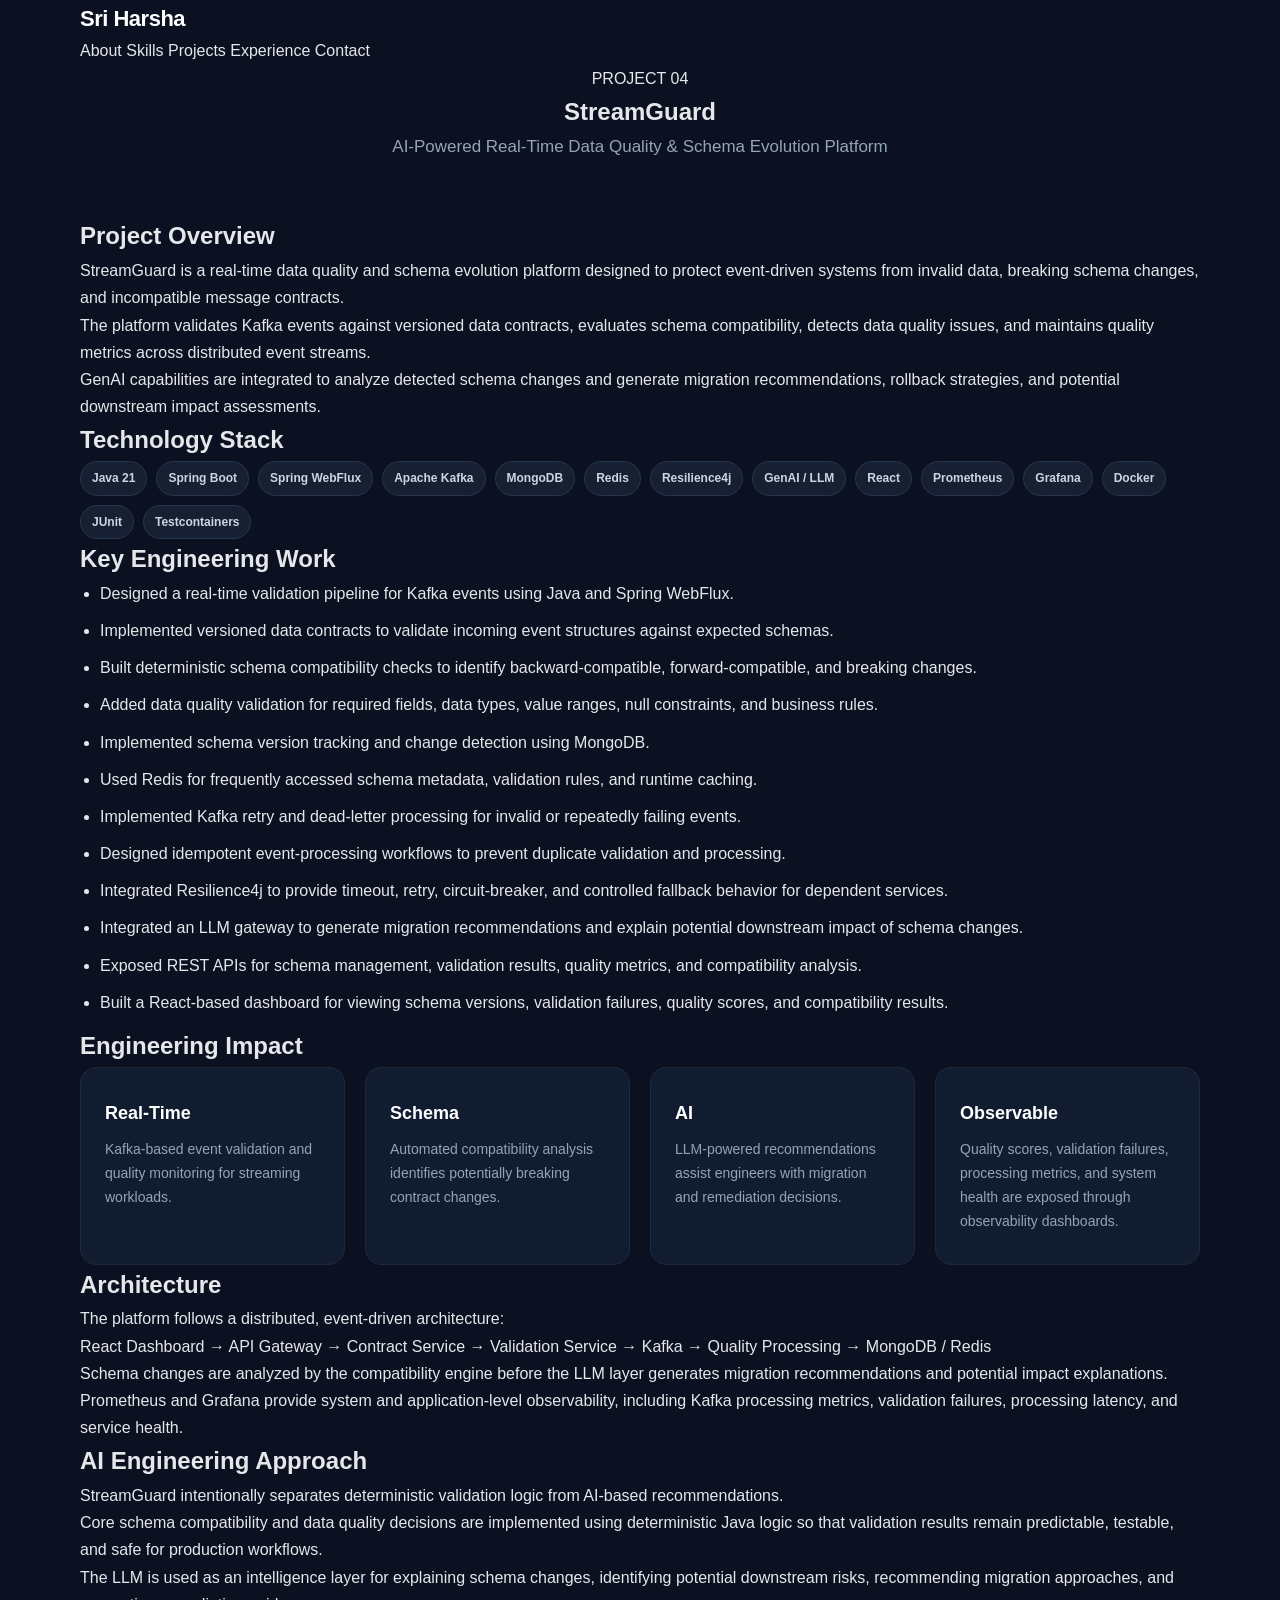
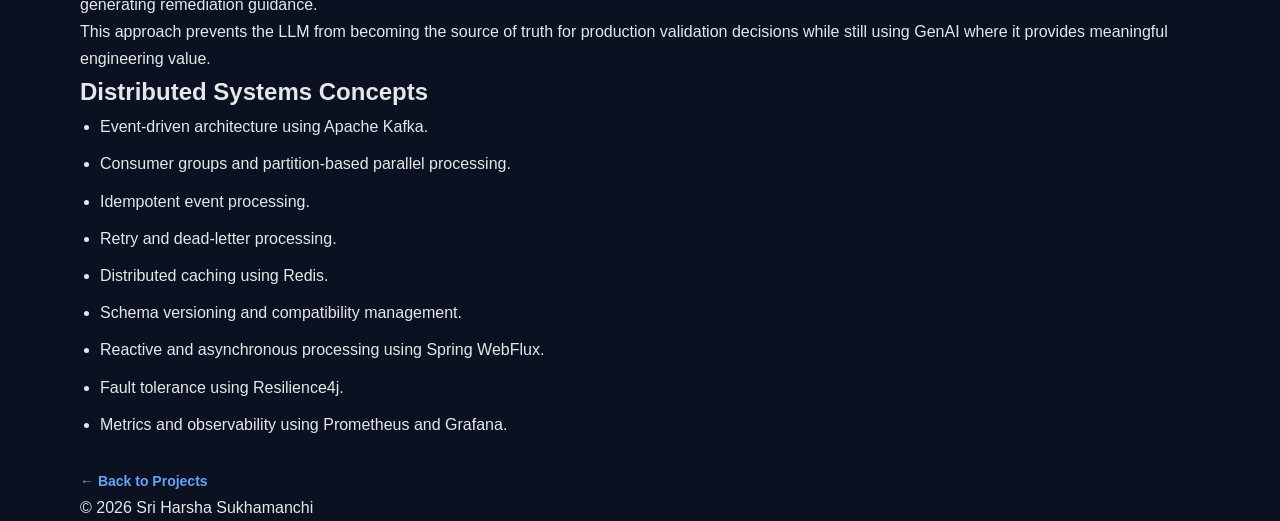
<file: project-streamguard.html>
<!DOCTYPE html>
<html lang="en">

<head>

    <meta charset="UTF-8">

    <meta name="viewport"
          content="width=device-width, initial-scale=1.0">

    <title>
        StreamGuard | Sri Harsha
    </title>

    <link rel="stylesheet"
          href="css/style.css">

</head>

<body>

    <header>

        <div class="container">

            <nav>

                <a href="index.html"
                   class="logo">
                    Sri Harsha
                </a>

                <div class="nav-links">

                    <a href="index.html#about">
                        About
                    </a>

                    <a href="index.html#skills">
                        Skills
                    </a>

                    <a href="index.html#projects">
                        Projects
                    </a>

                    <a href="index.html#experience">
                        Experience
                    </a>

                    <a href="index.html#contact">
                        Contact
                    </a>

                </div>

            </nav>

        </div>

    </header>


    <main>

        <section class="explore-section">

            <div class="container">

                <div class="section-heading">

                    <span class="section-label">
                        PROJECT 04
                    </span>

                    <h1>
                        StreamGuard
                    </h1>

                    <p>
                        AI-Powered Real-Time Data Quality & Schema
                        Evolution Platform
                    </p>

                </div>


                <!-- Project Overview -->

                <div class="navigation-card">

                    <h2>
                        Project Overview
                    </h2>

                    <p>
                        StreamGuard is a real-time data quality and
                        schema evolution platform designed to protect
                        event-driven systems from invalid data,
                        breaking schema changes, and incompatible
                        message contracts.
                    </p>

                    <p>
                        The platform validates Kafka events against
                        versioned data contracts, evaluates schema
                        compatibility, detects data quality issues,
                        and maintains quality metrics across
                        distributed event streams.
                    </p>

                    <p>
                        GenAI capabilities are integrated to analyze
                        detected schema changes and generate
                        migration recommendations, rollback strategies,
                        and potential downstream impact assessments.
                    </p>

                </div>


                <!-- Technology Stack -->

                <div class="navigation-card">

                    <h2>
                        Technology Stack
                    </h2>

                    <div class="tags">

                        <span>Java 21</span>
                        <span>Spring Boot</span>
                        <span>Spring WebFlux</span>
                        <span>Apache Kafka</span>
                        <span>MongoDB</span>
                        <span>Redis</span>
                        <span>Resilience4j</span>
                        <span>GenAI / LLM</span>
                        <span>React</span>
                        <span>Prometheus</span>
                        <span>Grafana</span>
                        <span>Docker</span>
                        <span>JUnit</span>
                        <span>Testcontainers</span>

                    </div>

                </div>


                <!-- Key Engineering Work -->

                <div class="navigation-card">

                    <h2>
                        Key Engineering Work
                    </h2>

                    <ul>

                        <li>
                            Designed a real-time validation pipeline
                            for Kafka events using Java and Spring
                            WebFlux.
                        </li>

                        <li>
                            Implemented versioned data contracts to
                            validate incoming event structures against
                            expected schemas.
                        </li>

                        <li>
                            Built deterministic schema compatibility
                            checks to identify backward-compatible,
                            forward-compatible, and breaking changes.
                        </li>

                        <li>
                            Added data quality validation for required
                            fields, data types, value ranges, null
                            constraints, and business rules.
                        </li>

                        <li>
                            Implemented schema version tracking and
                            change detection using MongoDB.
                        </li>

                        <li>
                            Used Redis for frequently accessed schema
                            metadata, validation rules, and runtime
                            caching.
                        </li>

                        <li>
                            Implemented Kafka retry and dead-letter
                            processing for invalid or repeatedly
                            failing events.
                        </li>

                        <li>
                            Designed idempotent event-processing
                            workflows to prevent duplicate validation
                            and processing.
                        </li>

                        <li>
                            Integrated Resilience4j to provide
                            timeout, retry, circuit-breaker, and
                            controlled fallback behavior for dependent
                            services.
                        </li>

                        <li>
                            Integrated an LLM gateway to generate
                            migration recommendations and explain
                            potential downstream impact of schema
                            changes.
                        </li>

                        <li>
                            Exposed REST APIs for schema management,
                            validation results, quality metrics, and
                            compatibility analysis.
                        </li>

                        <li>
                            Built a React-based dashboard for viewing
                            schema versions, validation failures,
                            quality scores, and compatibility results.
                        </li>

                    </ul>

                </div>


                <!-- Impact -->

                <div class="navigation-card">

                    <h2>
                        Engineering Impact
                    </h2>

                    <div class="impact-grid">

                        <div class="impact-card">

                            <h3>
                                Real-Time
                            </h3>

                            <p>
                                Kafka-based event validation and
                                quality monitoring for streaming
                                workloads.
                            </p>

                        </div>


                        <div class="impact-card">

                            <h3>
                                Schema
                            </h3>

                            <p>
                                Automated compatibility analysis
                                identifies potentially breaking
                                contract changes.
                            </p>

                        </div>


                        <div class="impact-card">

                            <h3>
                                AI
                            </h3>

                            <p>
                                LLM-powered recommendations assist
                                engineers with migration and
                                remediation decisions.
                            </p>

                        </div>


                        <div class="impact-card">

                            <h3>
                                Observable
                            </h3>

                            <p>
                                Quality scores, validation failures,
                                processing metrics, and system health
                                are exposed through observability
                                dashboards.
                            </p>

                        </div>

                    </div>

                </div>


                <!-- Architecture -->

                <div class="navigation-card">

                    <h2>
                        Architecture
                    </h2>

                    <p>
                        The platform follows a distributed,
                        event-driven architecture:
                    </p>

                    <p>
                        React Dashboard → API Gateway →
                        Contract Service → Validation Service →
                        Kafka → Quality Processing →
                        MongoDB / Redis
                    </p>

                    <p>
                        Schema changes are analyzed by the
                        compatibility engine before the LLM layer
                        generates migration recommendations and
                        potential impact explanations.
                    </p>

                    <p>
                        Prometheus and Grafana provide system and
                        application-level observability, including
                        Kafka processing metrics, validation failures,
                        processing latency, and service health.
                    </p>

                </div>


                <!-- AI Engineering -->

                <div class="navigation-card">

                    <h2>
                        AI Engineering Approach
                    </h2>

                    <p>
                        StreamGuard intentionally separates
                        deterministic validation logic from AI-based
                        recommendations.
                    </p>

                    <p>
                        Core schema compatibility and data quality
                        decisions are implemented using deterministic
                        Java logic so that validation results remain
                        predictable, testable, and safe for production
                        workflows.
                    </p>

                    <p>
                        The LLM is used as an intelligence layer for
                        explaining schema changes, identifying
                        potential downstream risks, recommending
                        migration approaches, and generating
                        remediation guidance.
                    </p>

                    <p>
                        This approach prevents the LLM from becoming
                        the source of truth for production validation
                        decisions while still using GenAI where it
                        provides meaningful engineering value.
                    </p>

                </div>


                <!-- Distributed Systems -->

                <div class="navigation-card">

                    <h2>
                        Distributed Systems Concepts
                    </h2>

                    <ul>

                        <li>
                            Event-driven architecture using Apache
                            Kafka.
                        </li>

                        <li>
                            Consumer groups and partition-based
                            parallel processing.
                        </li>

                        <li>
                            Idempotent event processing.
                        </li>

                        <li>
                            Retry and dead-letter processing.
                        </li>

                        <li>
                            Distributed caching using Redis.
                        </li>

                        <li>
                            Schema versioning and compatibility
                            management.
                        </li>

                        <li>
                            Reactive and asynchronous processing using
                            Spring WebFlux.
                        </li>

                        <li>
                            Fault tolerance using Resilience4j.
                        </li>

                        <li>
                            Metrics and observability using Prometheus
                            and Grafana.
                        </li>

                    </ul>

                </div>


                <!-- Back -->

                <div class="navigation-card">

                    <a href="index.html#projects"
                       class="project-link">

                        ← Back to Projects

                    </a>

                </div>

            </div>

        </section>

    </main>


    <footer>

        <div class="container">

            <p>
                © 2026 Sri Harsha Sukhamanchi
            </p>

        </div>

    </footer>

</body>

</html>
</file>
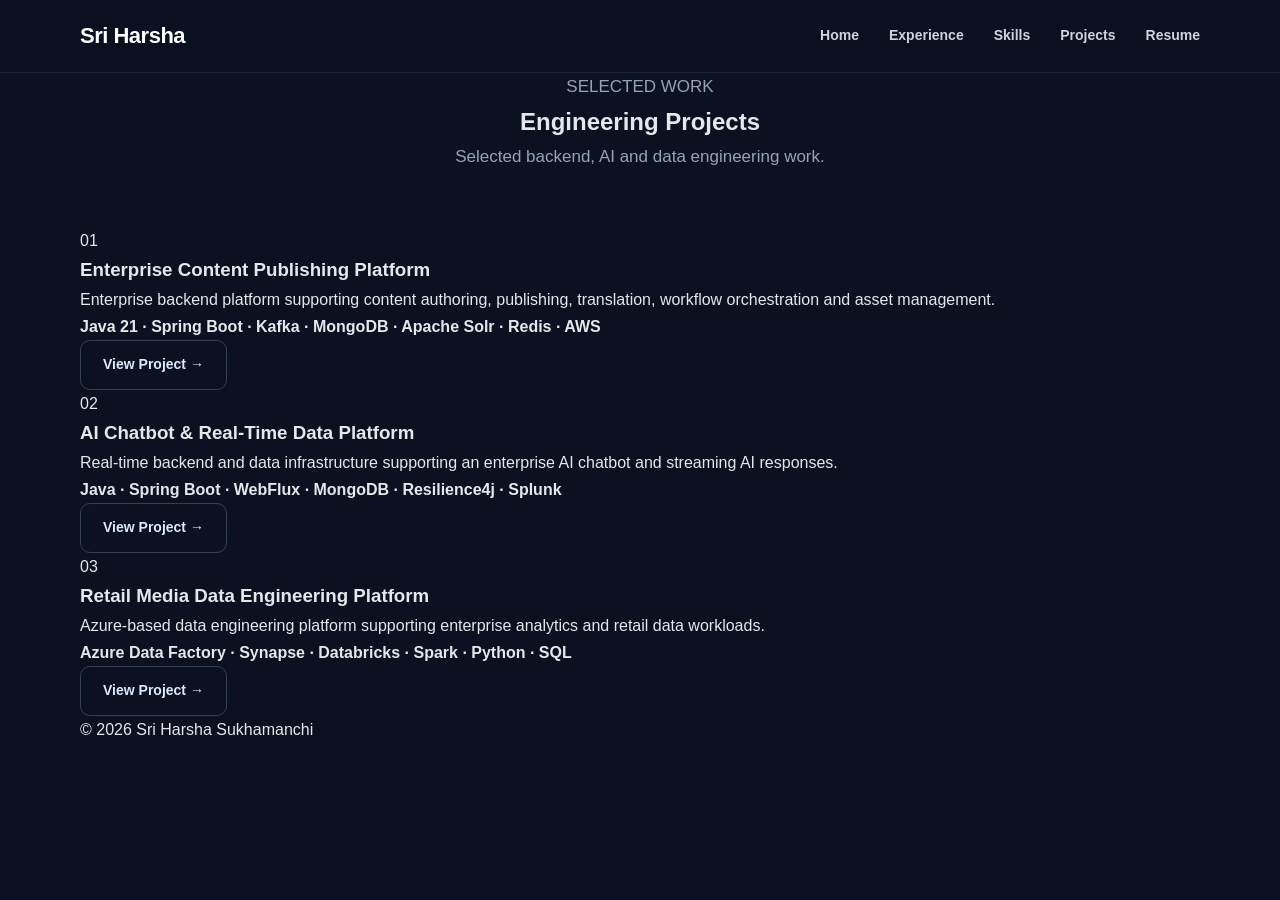
<file: projects.html>
<!DOCTYPE html>
<html lang="en">

<head>

<meta charset="UTF-8">

<meta
    name="viewport"
    content="width=device-width, initial-scale=1.0"
>

<title>Projects | Sri Harsha</title>

<link rel="stylesheet" href="css/style.css">

</head>


<body>


<header class="header">

<div class="container nav-container">

<a href="index.html" class="logo">
Sri Harsha
</a>

<nav class="navbar">

<a href="index.html">Home</a>

<a href="experience.html">Experience</a>

<a href="skills.html">Skills</a>

<a href="projects.html">Projects</a>

<a href="resume.html">Resume</a>

</nav>

</div>

</header>


<main>

<section class="explore-section">

<div class="container">


<div class="section-heading">

<p class="section-label">
SELECTED WORK
</p>

<h1>
Engineering Projects
</h1>

<p>
Selected backend, AI and data engineering work.
</p>

</div>


<div class="navigation-grid">


<!-- PROJECT 1 -->

<div class="navigation-card">

<div class="card-number">
01
</div>

<h3>
Enterprise Content Publishing Platform
</h3>

<p>

Enterprise backend platform supporting
content authoring, publishing, translation,
workflow orchestration and asset management.

</p>

<p>

<strong>
Java 21 · Spring Boot · Kafka · MongoDB ·
Apache Solr · Redis · AWS
</strong>

</p>

<a
href="project-content-platform.html"
class="btn secondary-btn"
>
View Project →
</a>

</div>


<!-- PROJECT 2 -->

<div class="navigation-card">

<div class="card-number">
02
</div>

<h3>
AI Chatbot & Real-Time Data Platform
</h3>

<p>

Real-time backend and data infrastructure
supporting an enterprise AI chatbot and
streaming AI responses.

</p>

<p>

<strong>
Java · Spring Boot · WebFlux · MongoDB ·
Resilience4j · Splunk
</strong>

</p>

<a
href="project-ai-platform.html"
class="btn secondary-btn"
>
View Project →
</a>

</div>


<!-- PROJECT 3 -->

<div class="navigation-card">

<div class="card-number">
03
</div>

<h3>
Retail Media Data Engineering Platform
</h3>

<p>

Azure-based data engineering platform
supporting enterprise analytics and
retail data workloads.

</p>

<p>

<strong>
Azure Data Factory · Synapse · Databricks ·
Spark · Python · SQL
</strong>

</p>

<a
href="project-data-platform.html"
class="btn secondary-btn"
>
View Project →
</a>

</div>


</div>


</div>

</section>

</main>


<footer>

<div class="container">

<p>
© 2026 Sri Harsha Sukhamanchi
</p>

</div>

</footer>


</body>

</html>
</file>
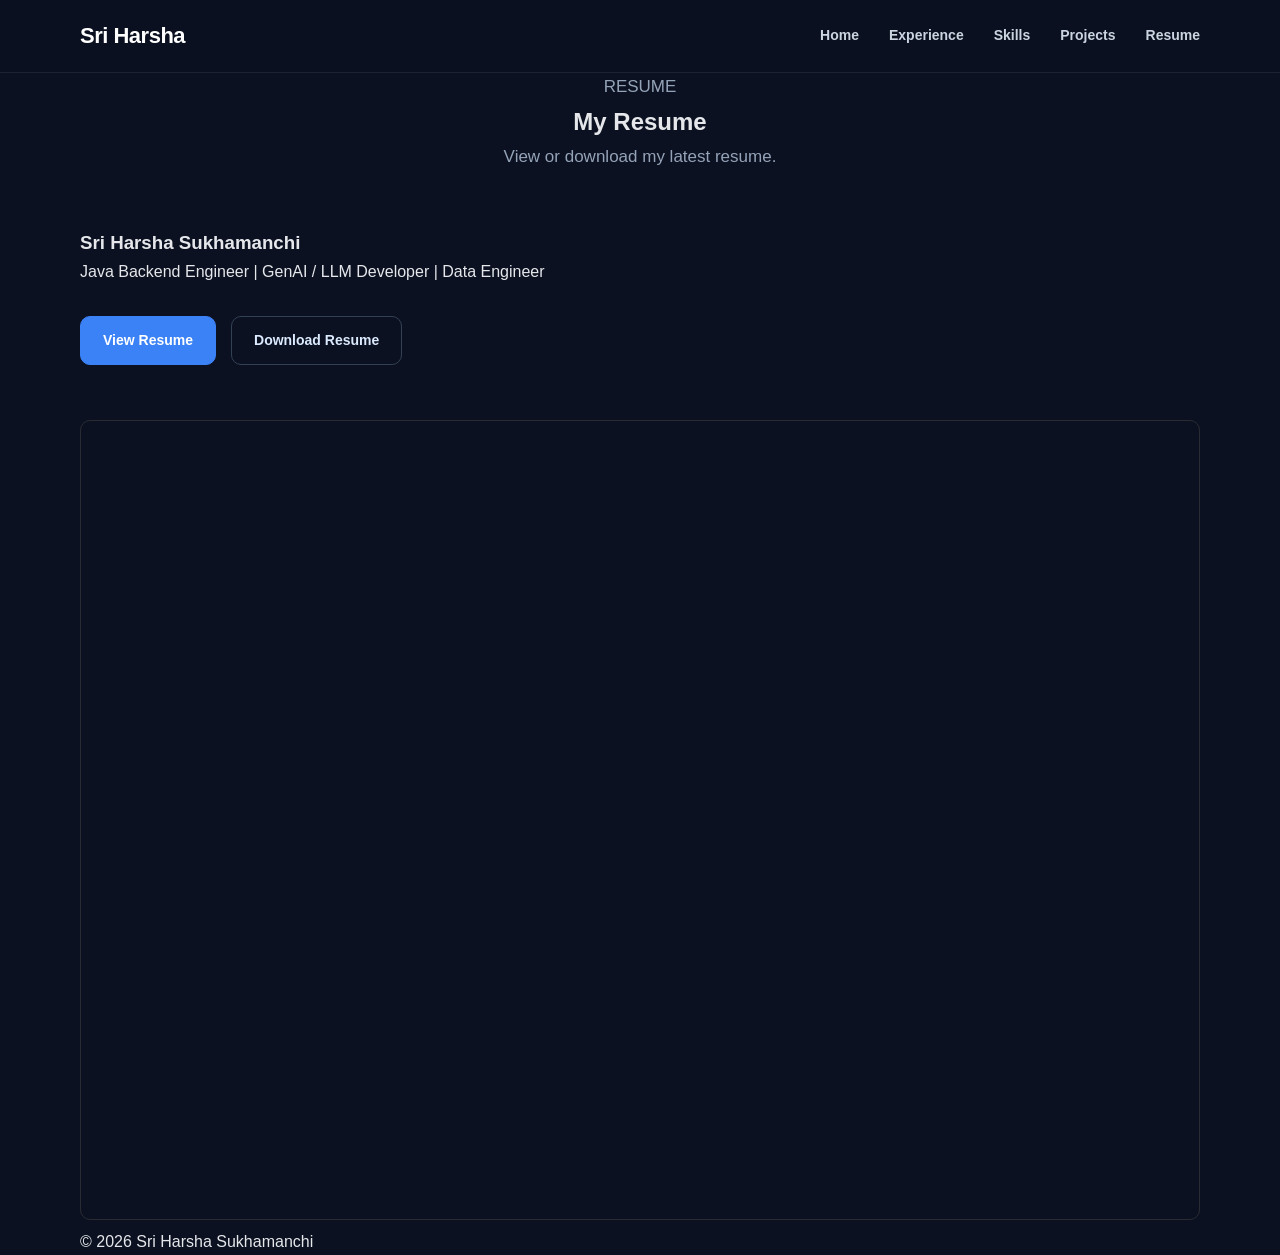
<file: resume.html>
<!DOCTYPE html>
<html lang="en">

<head>

<meta charset="UTF-8">

<meta
    name="viewport"
    content="width=device-width, initial-scale=1.0"
>

<title>Resume | Sri Harsha</title>

<link rel="stylesheet" href="css/style.css">

</head>


<body>


<header class="header">

<div class="container nav-container">

<a href="index.html" class="logo">
Sri Harsha
</a>

<nav class="navbar">

<a href="index.html">Home</a>

<a href="experience.html">Experience</a>

<a href="skills.html">Skills</a>

<a href="projects.html">Projects</a>

<a href="resume.html">Resume</a>

</nav>

</div>

</header>


<main>

<section class="explore-section">

<div class="container">


<div class="section-heading">

<p class="section-label">
RESUME
</p>

<h1>
My Resume
</h1>

<p>
View or download my latest resume.
</p>

</div>


<div class="navigation-card">

<h3>
Sri Harsha Sukhamanchi
</h3>

<p>

Java Backend Engineer |
GenAI / LLM Developer |
Data Engineer

</p>


<div class="hero-buttons">

<a
href="assets/resume.pdf"
target="_blank"
class="btn primary-btn"
>
View Resume
</a>


<a
href="assets/resume.pdf"
download
class="btn secondary-btn"
>
Download Resume
</a>

</div>

</div>


<br><br>


<iframe
src="assets/resume.pdf"
width="100%"
height="800px"
style="border: 1px solid #282c32; border-radius: 10px;"
>
</iframe>


</div>

</section>

</main>


<footer>

<div class="container">

<p>
© 2026 Sri Harsha Sukhamanchi
</p>

</div>

</footer>


</body>

</html>
</file>
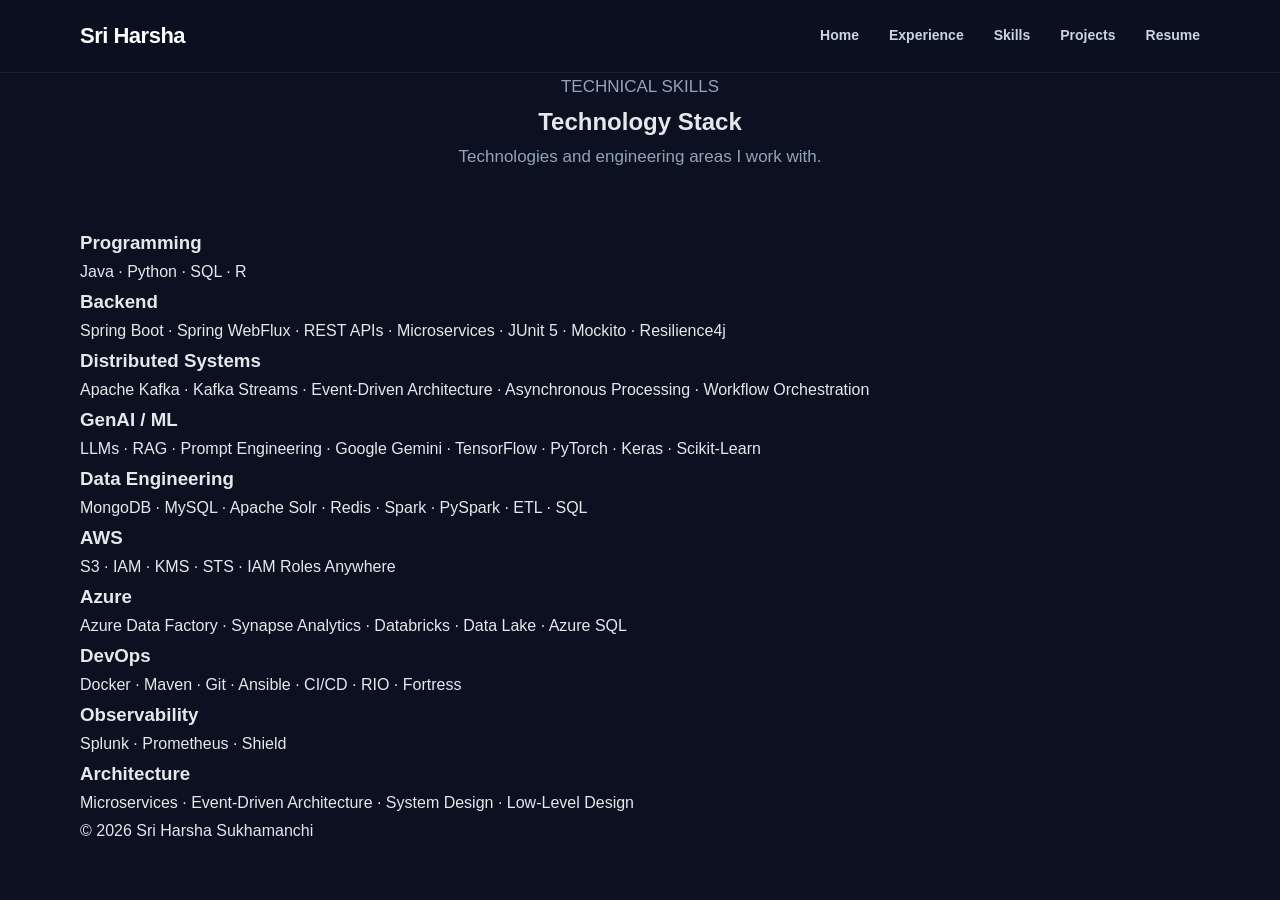
<file: skills.html>
<!DOCTYPE html>
<html lang="en">

<head>

<meta charset="UTF-8">

<meta
    name="viewport"
    content="width=device-width, initial-scale=1.0"
>

<title>Skills | Sri Harsha</title>

<link rel="stylesheet" href="css/style.css">

</head>


<body>


<header class="header">

<div class="container nav-container">

<a href="index.html" class="logo">
Sri Harsha
</a>

<nav class="navbar">

<a href="index.html">Home</a>

<a href="experience.html">Experience</a>

<a href="skills.html">Skills</a>

<a href="projects.html">Projects</a>

<a href="resume.html">Resume</a>

</nav>

</div>

</header>


<main>

<section class="explore-section">

<div class="container">


<div class="section-heading">

<p class="section-label">
TECHNICAL SKILLS
</p>

<h1>
Technology Stack
</h1>

<p>
Technologies and engineering areas I work with.
</p>

</div>


<div class="navigation-grid">


<div class="navigation-card">

<h3>
Programming
</h3>

<p>
Java · Python · SQL · R
</p>

</div>


<div class="navigation-card">

<h3>
Backend
</h3>

<p>
Spring Boot · Spring WebFlux · REST APIs ·
Microservices · JUnit 5 · Mockito · Resilience4j
</p>

</div>


<div class="navigation-card">

<h3>
Distributed Systems
</h3>

<p>
Apache Kafka · Kafka Streams ·
Event-Driven Architecture ·
Asynchronous Processing · Workflow Orchestration
</p>

</div>


<div class="navigation-card">

<h3>
GenAI / ML
</h3>

<p>
LLMs · RAG · Prompt Engineering ·
Google Gemini · TensorFlow · PyTorch ·
Keras · Scikit-Learn
</p>

</div>


<div class="navigation-card">

<h3>
Data Engineering
</h3>

<p>
MongoDB · MySQL · Apache Solr · Redis ·
Spark · PySpark · ETL · SQL
</p>

</div>


<div class="navigation-card">

<h3>
AWS
</h3>

<p>
S3 · IAM · KMS · STS · IAM Roles Anywhere
</p>

</div>


<div class="navigation-card">

<h3>
Azure
</h3>

<p>
Azure Data Factory · Synapse Analytics ·
Databricks · Data Lake · Azure SQL
</p>

</div>


<div class="navigation-card">

<h3>
DevOps
</h3>

<p>
Docker · Maven · Git · Ansible ·
CI/CD · RIO · Fortress
</p>

</div>


<div class="navigation-card">

<h3>
Observability
</h3>

<p>
Splunk · Prometheus · Shield
</p>

</div>


<div class="navigation-card">

<h3>
Architecture
</h3>

<p>
Microservices · Event-Driven Architecture ·
System Design · Low-Level Design
</p>

</div>


</div>


</div>

</section>

</main>


<footer>

<div class="container">

<p>
© 2026 Sri Harsha Sukhamanchi
</p>

</div>

</footer>


</body>

</html>
</file>
<file: css/style.css>
/* =========================================================
   GLOBAL
========================================================= */

* {
    margin: 0;
    padding: 0;
    box-sizing: border-box;
}

html {
    scroll-behavior: smooth;
    scroll-padding-top: 90px;
}

body {
    font-family:
        -apple-system,
        BlinkMacSystemFont,
        "Segoe UI",
        Roboto,
        Helvetica,
        Arial,
        sans-serif;

    background: #0b1120;
    color: #e5e7eb;

    line-height: 1.7;
}

a {
    color: inherit;
    text-decoration: none;
}

ul {
    padding-left: 20px;
}

li {
    margin-bottom: 10px;
}

.container {
    width: min(1120px, 92%);
    margin: 0 auto;
}


/* =========================================================
   HEADER
========================================================= */

.header {
    position: sticky;
    top: 0;
    z-index: 1000;

    background: rgba(11, 17, 32, 0.92);

    border-bottom: 1px solid rgba(148, 163, 184, 0.12);

    backdrop-filter: blur(15px);
}

.nav-container {
    min-height: 72px;

    display: flex;
    align-items: center;
    justify-content: space-between;
}

.logo {
    font-size: 22px;
    font-weight: 800;

    color: #ffffff;

    letter-spacing: -0.5px;
}

.logo:hover {
    color: #60a5fa;
}

.navbar {
    display: flex;
    align-items: center;
    gap: 30px;
}

.navbar a {
    color: #cbd5e1;

    font-size: 14px;
    font-weight: 600;

    position: relative;

    transition:
        color 0.25s ease;
}

.navbar a:hover {
    color: #60a5fa;
}

.navbar a::after {
    content: "";

    position: absolute;

    left: 0;
    bottom: -7px;

    width: 0;
    height: 2px;

    background: #60a5fa;

    transition: width 0.25s ease;
}

.navbar a:hover::after {
    width: 100%;
}

.menu-toggle {
    display: none;

    border: none;
    background: transparent;

    color: #ffffff;

    font-size: 28px;

    cursor: pointer;
}


/* =========================================================
   SECTIONS
========================================================= */

.section {
    padding: 110px 0;

    scroll-margin-top: 75px;
}

.section-heading {
    max-width: 760px;

    margin: 0 auto 55px;

    text-align: center;
}

.eyebrow {
    color: #60a5fa;

    font-size: 13px;
    font-weight: 800;

    letter-spacing: 2px;

    text-transform: uppercase;

    margin-bottom: 12px;
}

.section-heading h2 {
    color: #ffffff;

    font-size: clamp(32px, 5vw, 46px);

    line-height: 1.15;

    margin-bottom: 18px;
}

.section-heading p:not(.eyebrow) {
    color: #94a3b8;

    font-size: 17px;
}


/* =========================================================
   HERO
========================================================= */

.hero {
    min-height: calc(100vh - 72px);

    display: flex;
    align-items: center;

    padding-top: 90px;
    padding-bottom: 90px;
}

.hero-content {
    display: grid;

    grid-template-columns: 1.5fr 0.8fr;

    gap: 80px;

    align-items: center;
}

.hero-text {
    max-width: 760px;
}

.hero-text h1 {
    color: #ffffff;

    font-size: clamp(42px, 6vw, 70px);

    line-height: 1.05;

    letter-spacing: -2px;

    margin-bottom: 25px;
}

.hero-text h1 span {
    display: block;

    color: #60a5fa;
}

.hero-text h2 {
    color: #cbd5e1;

    font-size: clamp(20px, 3vw, 28px);

    line-height: 1.4;

    margin-bottom: 25px;
}

.hero-description {
    color: #94a3b8;

    font-size: 17px;

    max-width: 720px;

    margin-bottom: 15px;
}

.hero-buttons {
    display: flex;

    flex-wrap: wrap;

    gap: 15px;

    margin-top: 30px;
}


/* =========================================================
   BUTTONS
========================================================= */

.btn {
    display: inline-flex;

    align-items: center;
    justify-content: center;

    min-height: 48px;

    padding: 12px 22px;

    border-radius: 10px;

    font-weight: 700;

    font-size: 14px;

    transition:
        transform 0.25s ease,
        background 0.25s ease,
        border-color 0.25s ease;

    cursor: pointer;
}

.btn:hover {
    transform: translateY(-2px);
}

.primary-btn {
    background: #3b82f6;

    color: #ffffff;

    border: 1px solid #3b82f6;
}

.primary-btn:hover {
    background: #2563eb;
}

.secondary-btn {
    background: transparent;

    color: #dbeafe;

    border: 1px solid #334155;
}

.secondary-btn:hover {
    border-color: #60a5fa;

    color: #ffffff;
}


/* =========================================================
   HERO CARD
========================================================= */

.hero-card {
    display: flex;

    justify-content: center;
}

.hero-card-inner {
    width: 100%;
    max-width: 360px;

    padding: 45px 30px;

    text-align: center;

    border: 1px solid #1e3a5f;

    border-radius: 24px;

    background:
        linear-gradient(
            145deg,
            rgba(30, 64, 175, 0.18),
            rgba(15, 23, 42, 0.75)
        );

    box-shadow:
        0 25px 70px rgba(0, 0, 0, 0.35);
}
.sriharsha-image {
    width: 80px;          
    height: 80px;         
    border-radius: 50px;  
    object-fit: cover;    
    margin-bottom: 20px;
}
/*
.code-icon {
    width: 90px;
    height: 90px;

    margin: 0 auto 25px;

    display: flex;
    align-items: center;
    justify-content: center;

    border-radius: 50%;

    background: rgba(59, 130, 246, 0.12);

    color: #60a5fa;

    font-size: 30px;
    font-weight: 800;
} */

.hero-card-inner h3 {
    color: #ffffff;

    font-size: 22px;

    margin-bottom: 12px;
}

.hero-card-inner p {
    color: #94a3b8;
}


/* =========================================================
   IMPACT
========================================================= */

.impact {
    background: #0f172a;

    border-top: 1px solid rgba(148, 163, 184, 0.08);
    border-bottom: 1px solid rgba(148, 163, 184, 0.08);
}

.impact-grid {
    display: grid;

    grid-template-columns:
        repeat(4, 1fr);

    gap: 20px;
}

.impact-card {
    padding: 30px 24px;

    background: #111c31;

    border: 1px solid #1e293b;

    border-radius: 16px;

    transition:
        transform 0.25s ease,
        border-color 0.25s ease;
}

.impact-card:hover {
    transform: translateY(-5px);

    border-color: #3b82f6;
}

.impact-number {
    display: block;

    color: #60a5fa;

    font-size: 38px;

    font-weight: 800;

    margin-bottom: 10px;
}

.impact-card h3 {
    color: #ffffff;

    font-size: 18px;

    margin-bottom: 10px;
}

.impact-card p {
    color: #94a3b8;

    font-size: 14px;
}


/* =========================================================
   SKILLS
========================================================= */

.skills-grid {
    display: grid;

    grid-template-columns:
        repeat(2, 1fr);

    gap: 22px;
}

.skill-card {
    padding: 30px;

    background: #111827;

    border: 1px solid #1e293b;

    border-radius: 18px;

    transition:
        transform 0.25s ease,
        border-color 0.25s ease;
}

.skill-card:hover {
    transform: translateY(-5px);

    border-color: #3b82f6;
}

.skill-icon {
    font-size: 30px;

    margin-bottom: 15px;
}

.skill-card h3 {
    color: #ffffff;

    font-size: 21px;

    margin-bottom: 18px;
}


/* =========================================================
   TAGS
========================================================= */

.tags {
    display: flex;

    flex-wrap: wrap;

    gap: 9px;
}

.tags span {
    display: inline-block;

    padding: 6px 11px;

    border-radius: 999px;

    background: #172033;

    border: 1px solid #26354c;

    color: #cbd5e1;

    font-size: 12px;

    font-weight: 600;
}


/* =========================================================
   EXPERIENCE
========================================================= */

.experience-section {
    background: #0f172a;
}

.timeline {
    position: relative;

    max-width: 950px;

    margin: 0 auto;
}

.timeline::before {
    content: "";

    position: absolute;

    left: 10px;
    top: 0;
    bottom: 0;

    width: 2px;

    background: #1e3a5f;
}

.experience-card {
    position: relative;

    display: grid;

    grid-template-columns: 170px 1fr;

    gap: 30px;

    margin-bottom: 35px;
}

.experience-card::before {
    content: "";

    position: absolute;

    left: 4px;
    top: 8px;

    width: 14px;
    height: 14px;

    border-radius: 50%;

    background: #3b82f6;

    border: 3px solid #0f172a;

    z-index: 2;
}

.experience-date {
    padding-left: 40px;

    color: #60a5fa;

    font-size: 14px;

    font-weight: 700;

    line-height: 1.5;
}

.experience-content {
    padding: 30px;

    background: #111827;

    border: 1px solid #1e293b;

    border-radius: 18px;
}

.experience-content h3 {
    color: #ffffff;

    font-size: 24px;

    margin-bottom: 4px;
}

.experience-content h4 {
    color: #60a5fa;

    font-size: 16px;

    margin-bottom: 20px;
}

.experience-summary {
    color: #cbd5e1;

    margin-bottom: 20px;
}

.experience-content li {
    color: #94a3b8;

    font-size: 14px;
}


/* =========================================================
   PROJECTS
========================================================= */

.projects-grid {
    display: grid;

    grid-template-columns:
        repeat(3, 1fr);

    gap: 22px;
}

.project-card {
    padding: 32px;

    background: #111827;

    border: 1px solid #1e293b;

    border-radius: 18px;

    transition:
        transform 0.25s ease,
        border-color 0.25s ease;
}

.project-card:hover {
    transform: translateY(-7px);

    border-color: #3b82f6;
}

.project-number {
    color: #3b82f6;

    font-size: 14px;

    font-weight: 800;

    margin-bottom: 20px;
}

.project-card h3 {
    color: #ffffff;

    font-size: 22px;

    margin-bottom: 15px;
}

.project-card p {
    color: #94a3b8;

    font-size: 14px;

    margin-bottom: 22px;
}

.project-link {
    display: inline-block;

    margin-top: 22px;

    color: #60a5fa;

    font-weight: 700;

    font-size: 14px;
}

.project-link:hover {
    color: #93c5fd;
}


/* =========================================================
   EDUCATION
========================================================= */

.education-grid {
    display: grid;

    grid-template-columns:
        repeat(2, 1fr);

    gap: 25px;

    max-width: 900px;

    margin: 0 auto;
}

.education-card {
    padding: 35px;

    background: #111827;

    border: 1px solid #1e293b;

    border-radius: 18px;
}

.education-icon {
    font-size: 32px;

    display: block;

    margin-bottom: 15px;
}

.education-card h3 {
    color: #ffffff;

    font-size: 22px;

    margin-bottom: 8px;
}

.education-card h4 {
    color: #60a5fa;

    font-size: 16px;

    margin-bottom: 12px;
}

.education-card p {
    color: #94a3b8;

    margin-bottom: 8px;
}

.education-card strong {
    color: #e2e8f0;
}


/* =========================================================
   CERTIFICATIONS
========================================================= */

.certification-grid {
    display: grid;

    grid-template-columns:
        repeat(3, 1fr);

    gap: 22px;
}

.certification-card {
    padding: 30px;

    text-align: center;

    background: #111827;

    border: 1px solid #1e293b;

    border-radius: 18px;
}

.certification-card span {
    display: inline-block;

    color: #60a5fa;

    font-size: 26px;

    font-weight: 800;

    margin-bottom: 15px;
}

.certification-card h3 {
    color: #ffffff;

    font-size: 16px;
}


/* =========================================================
   RESUME
========================================================= */

.resume-section {
    background: #0f172a;
}

.resume-actions {
    display: flex;

    justify-content: center;

    flex-wrap: wrap;

    gap: 15px;

    margin-bottom: 35px;
}

.resume-viewer {
    width: 100%;

    max-width: 950px;

    height: 1000px;

    margin: 0 auto;

    overflow: hidden;

    border: 1px solid #1e293b;

    border-radius: 16px;

    background: #ffffff;
}

.resume-viewer iframe {
    width: 100%;
    height: 100%;

    border: none;
}


/* =========================================================
   CONTACT
========================================================= */

.contact-section {
    padding-bottom: 120px;
}

.contact-card {
    max-width: 850px;

    margin: 0 auto;

    padding: 55px 35px;

    text-align: center;

    background:
        linear-gradient(
            145deg,
            rgba(30, 64, 175, 0.15),
            rgba(17, 24, 39, 0.95)
        );

    border: 1px solid #1e3a5f;

    border-radius: 22px;
}

.contact-buttons {
    display: flex;

    justify-content: center;

    flex-wrap: wrap;

    gap: 15px;

    margin-top: 30px;
}


/* =========================================================
   FOOTER
========================================================= */

.footer {
    padding: 30px 0;

    border-top: 1px solid #1e293b;

    background: #080d18;

    text-align: center;
}

.footer p {
    color: #64748b;

    font-size: 13px;

    margin-bottom: 5px;
}


/* =========================================================
   MOBILE
========================================================= */

@media (max-width: 900px) {

    .hero-content {
        grid-template-columns: 1fr;

        gap: 45px;
    }

    .hero-card {
        justify-content: flex-start;
    }

    .impact-grid {
        grid-template-columns:
            repeat(2, 1fr);
    }

    .projects-grid {
        grid-template-columns:
            repeat(2, 1fr);
    }

    .certification-grid {
        grid-template-columns:
            repeat(2, 1fr);
    }

}


@media (max-width: 700px) {

    .navbar {
        display: none;

        position: absolute;

        top: 72px;
        left: 0;
        right: 0;

        padding: 20px;

        flex-direction: column;

        align-items: flex-start;

        gap: 18px;

        background: #0b1120;

        border-bottom: 1px solid #1e293b;
    }

    .navbar.active {
        display: flex;
    }

    .menu-toggle {
        display: block;
    }

    .section {
        padding: 80px 0;
    }

    .hero {
        min-height: auto;

        padding-top: 75px;
    }

    .hero-text h1 {
        font-size: 45px;
    }

    .impact-grid,
    .skills-grid,
    .projects-grid,
    .education-grid,
    .certification-grid {
        grid-template-columns: 1fr;
    }

    .experience-card {
        grid-template-columns: 1fr;

        gap: 10px;
    }

    .experience-card::before {
        display: none;
    }

    .timeline::before {
        display: none;
    }

    .experience-date {
        padding-left: 0;
    }

    .experience-content {
        padding: 25px 20px;
    }

    .resume-viewer {
        height: 700px;
    }

}


@media (max-width: 480px) {

    .container {
        width: 90%;
    }

    .hero-text h1 {
        font-size: 38px;
    }

    .hero-text h2 {
        font-size: 20px;
    }

    .hero-buttons,
    .resume-actions,
    .contact-buttons {
        flex-direction: column;
    }

    .btn {
        width: 100%;
    }

}
</file>
